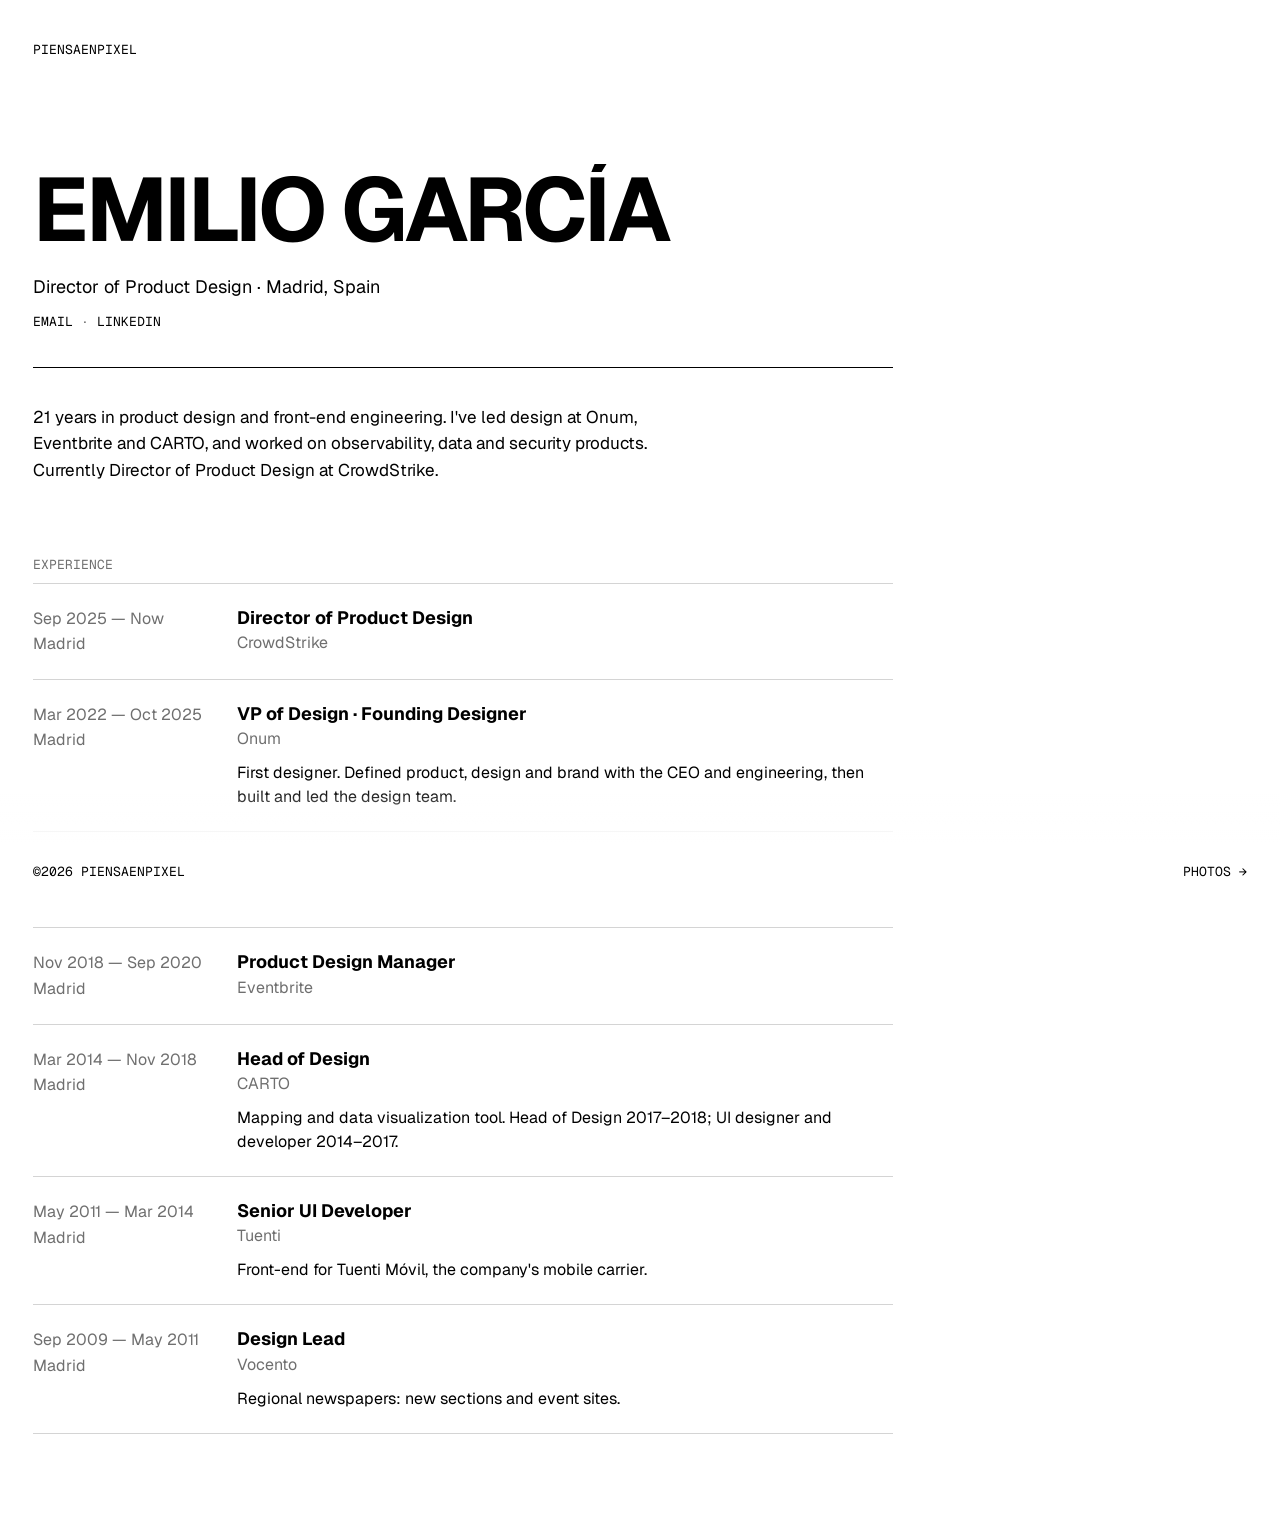
<file: index.html>
<!DOCTYPE html>
<html lang="en">
<head>
  <meta charset="utf-8">
  <meta name="viewport" content="width=device-width, initial-scale=1">
  <title>Emilio García — <p class="role fade">Director of Product Design · Madrid, Spain</p></title>
  <meta name="description" content="21 years in product design and front-end engineering. I&#x27;ve led design at Onum, Eventbrite and CARTO, and worked on observability, data and security products. Currently Director of Product Design at CrowdStrike.">
  <meta name="theme-color" content="#ffffff">
  <link rel="icon" href="photos/img/favicon.svg" type="image/svg+xml">
  <link rel="preconnect" href="https://fonts.googleapis.com">
  <link rel="preconnect" href="https://fonts.gstatic.com" crossorigin>
  <link href="https://fonts.googleapis.com/css2?family=Geist:wght@400;500;700;800&family=Geist+Mono:wght@400;500&display=swap" rel="stylesheet">
  <style>
    :root { --bg: #fff; --ink: #000; --muted: #6f6f6f; --line: #d4d4d4; --gutter: clamp(20px, 2.6vw, 40px); --bar-h: 56px; --ease: cubic-bezier(0.22, 1, 0.36, 1); }
    @media (prefers-color-scheme: dark) { :root { --bg: #121212; --ink: #e8e8e8; --muted: #8f8f8f; --line: #2c2c2c; } }
    *, *::before, *::after { box-sizing: border-box; }
    html { background: var(--bg); color: var(--ink); }
    body { margin: 0; min-height: 100svh; font-family: "Geist", "Helvetica Neue", Helvetica, Arial, sans-serif; font-size: 16px; line-height: 1.5; background: var(--bg); color: var(--ink); padding: calc(var(--gutter) * 1.2) var(--gutter) calc(var(--bar-h) + 32px); -webkit-font-smoothing: antialiased; }
    a { color: inherit; text-decoration: none; }
    .mono { font-family: "Geist Mono", "JetBrains Mono", Menlo, monospace; font-size: 13px; text-transform: uppercase; }
    .top { display: flex; justify-content: space-between; gap: 24px; }
    .top a, .bar a, .links a { position: relative; }
    .top a::after, .bar a::after, .links a::after { content: ""; position: absolute; left: 0; right: 0; bottom: -2px; height: 1px; background: currentColor; transform: scaleX(0); transform-origin: right; transition: transform 0.45s var(--ease); }
    .top a:hover::after, .bar a:hover::after, .links a:hover::after { transform: scaleX(1); transform-origin: left; }
    main { max-width: 860px; padding: clamp(56px, 12vh, 140px) 0 0; }
    h1 { margin: 0; font-weight: 700; font-size: clamp(44px, 7vw, 96px); line-height: 0.95; letter-spacing: -0.035em; text-transform: uppercase; }
    .w { display: inline-block; overflow: hidden; vertical-align: bottom; padding: 0.04em 0.04em 0.1em 0.02em; margin: -0.04em -0.04em -0.1em -0.02em; }
    .w__i { display: inline-block; transform: translateY(110%); animation: up 1s var(--ease) forwards; animation-delay: var(--d, 0ms); }
    @keyframes up { to { transform: none; } }
    .role { margin: 20px 0 0; font-size: 18px; }
    .links { margin: 12px 0 0; color: var(--muted); }
    .links a { color: var(--ink); }
    hr { border: 0; border-top: 1px solid var(--ink); margin: 36px 0; }
    .intro { max-width: 62ch; margin: 0; font-size: 17px; line-height: 1.55; }
    .exp { margin: clamp(48px, 8vh, 80px) 0 0; }
    .exp h2 { margin: 0 0 8px; font-weight: 400; color: var(--muted); }
    .job { display: grid; grid-template-columns: 180px 1fr; gap: 24px; padding: 22px 0; border-top: 1px solid var(--line); }
    .job:last-child { border-bottom: 1px solid var(--line); }
    .job__when { color: var(--muted); line-height: 1.6; }
    .job h3 { margin: 0; font-size: 18px; font-weight: 700; line-height: 1.3; }
    .job__co { margin: 2px 0 0; color: var(--muted); }
    .job__desc { margin: 10px 0 0; max-width: 60ch; }
    .fade { opacity: 0; animation: fade 1s var(--ease) forwards; }
    .fade:nth-of-type(2) { animation-delay: 0.1s; } .fade:nth-of-type(3) { animation-delay: 0.2s; } .fade:nth-of-type(4) { animation-delay: 0.3s; } .fade:nth-of-type(5) { animation-delay: 0.4s; } .fade:nth-of-type(6) { animation-delay: 0.5s; }
    @keyframes fade { to { opacity: 1; } }
    .bar { position: fixed; left: 0; right: 0; bottom: 0; height: calc(var(--bar-h) + 56px); display: flex; justify-content: space-between; align-items: flex-end; padding: 0 var(--gutter) calc((var(--bar-h) - 20px) / 2); color: var(--ink); pointer-events: none; background: linear-gradient(to top, var(--bg) 0%, var(--bg) var(--bar-h), transparent 100%); }
    .bar > * { pointer-events: auto; line-height: 20px; }
    :root[data-env="staging"] .bar span::before { content: "Staging · "; }
    @media (max-width: 640px) { .job { grid-template-columns: 1fr; gap: 6px; } }
    @media (prefers-reduced-motion: reduce) { .w__i, .fade { animation: none; transform: none; opacity: 1; } }
  </style>
</head>
<body>
  <header class="top mono">
    <a href="./">piensaenpixel</a>
  </header>
  <main>
    <h1><span class="w"><span class="w__i" style="--d:0ms">Emilio</span></span> <span class="w"><span class="w__i" style="--d:70ms">García</span></span></h1>
    <p class="role fade">Director of Product Design · Madrid, Spain</p>
    <p class="links mono fade"><a href="mailto:piensaenpixel@gmail.com">Email</a> · <a href="https://www.linkedin.com/in/piensaenpixel/" target="_blank" rel="noopener">LinkedIn</a></p>
    <hr class="fade">
    <p class="intro fade">21 years in product design and front-end engineering. I&#x27;ve led design at Onum, Eventbrite and CARTO, and worked on observability, data and security products. Currently Director of Product Design at CrowdStrike.</p>
    <section class="exp fade"><h2 class="mono">Experience</h2><article class="job"><div class="job__when">Sep 2025 — Now<br>Madrid</div><div class="job__what"><h3>Director of Product Design</h3><p class="job__co">CrowdStrike</p></div></article><article class="job"><div class="job__when">Mar 2022 — Oct 2025<br>Madrid</div><div class="job__what"><h3>VP of Design · Founding Designer</h3><p class="job__co">Onum</p><p class="job__desc">First designer. Defined product, design and brand with the CEO and engineering, then built and led the design team.</p></div></article><article class="job"><div class="job__when">Sep 2020 — Sep 2023<br>Remote</div><div class="job__what"><h3>Principal Product Designer</h3><p class="job__co">New Relic</p></div></article><article class="job"><div class="job__when">Nov 2018 — Sep 2020<br>Madrid</div><div class="job__what"><h3>Product Design Manager</h3><p class="job__co">Eventbrite</p></div></article><article class="job"><div class="job__when">Mar 2014 — Nov 2018<br>Madrid</div><div class="job__what"><h3>Head of Design</h3><p class="job__co">CARTO</p><p class="job__desc">Mapping and data visualization tool. Head of Design 2017–2018; UI designer and developer 2014–2017.</p></div></article><article class="job"><div class="job__when">May 2011 — Mar 2014<br>Madrid</div><div class="job__what"><h3>Senior UI Developer</h3><p class="job__co">Tuenti</p><p class="job__desc">Front-end for Tuenti Móvil, the company&#x27;s mobile carrier.</p></div></article><article class="job"><div class="job__when">Sep 2009 — May 2011<br>Madrid</div><div class="job__what"><h3>Design Lead</h3><p class="job__co">Vocento</p><p class="job__desc">Regional newspapers: new sections and event sites.</p></div></article></section>
  </main>
  <div class="bar mono"><span>©2026 piensaenpixel</span><a href="photos/">Photos →</a></div>
</body>
</html>
</file>
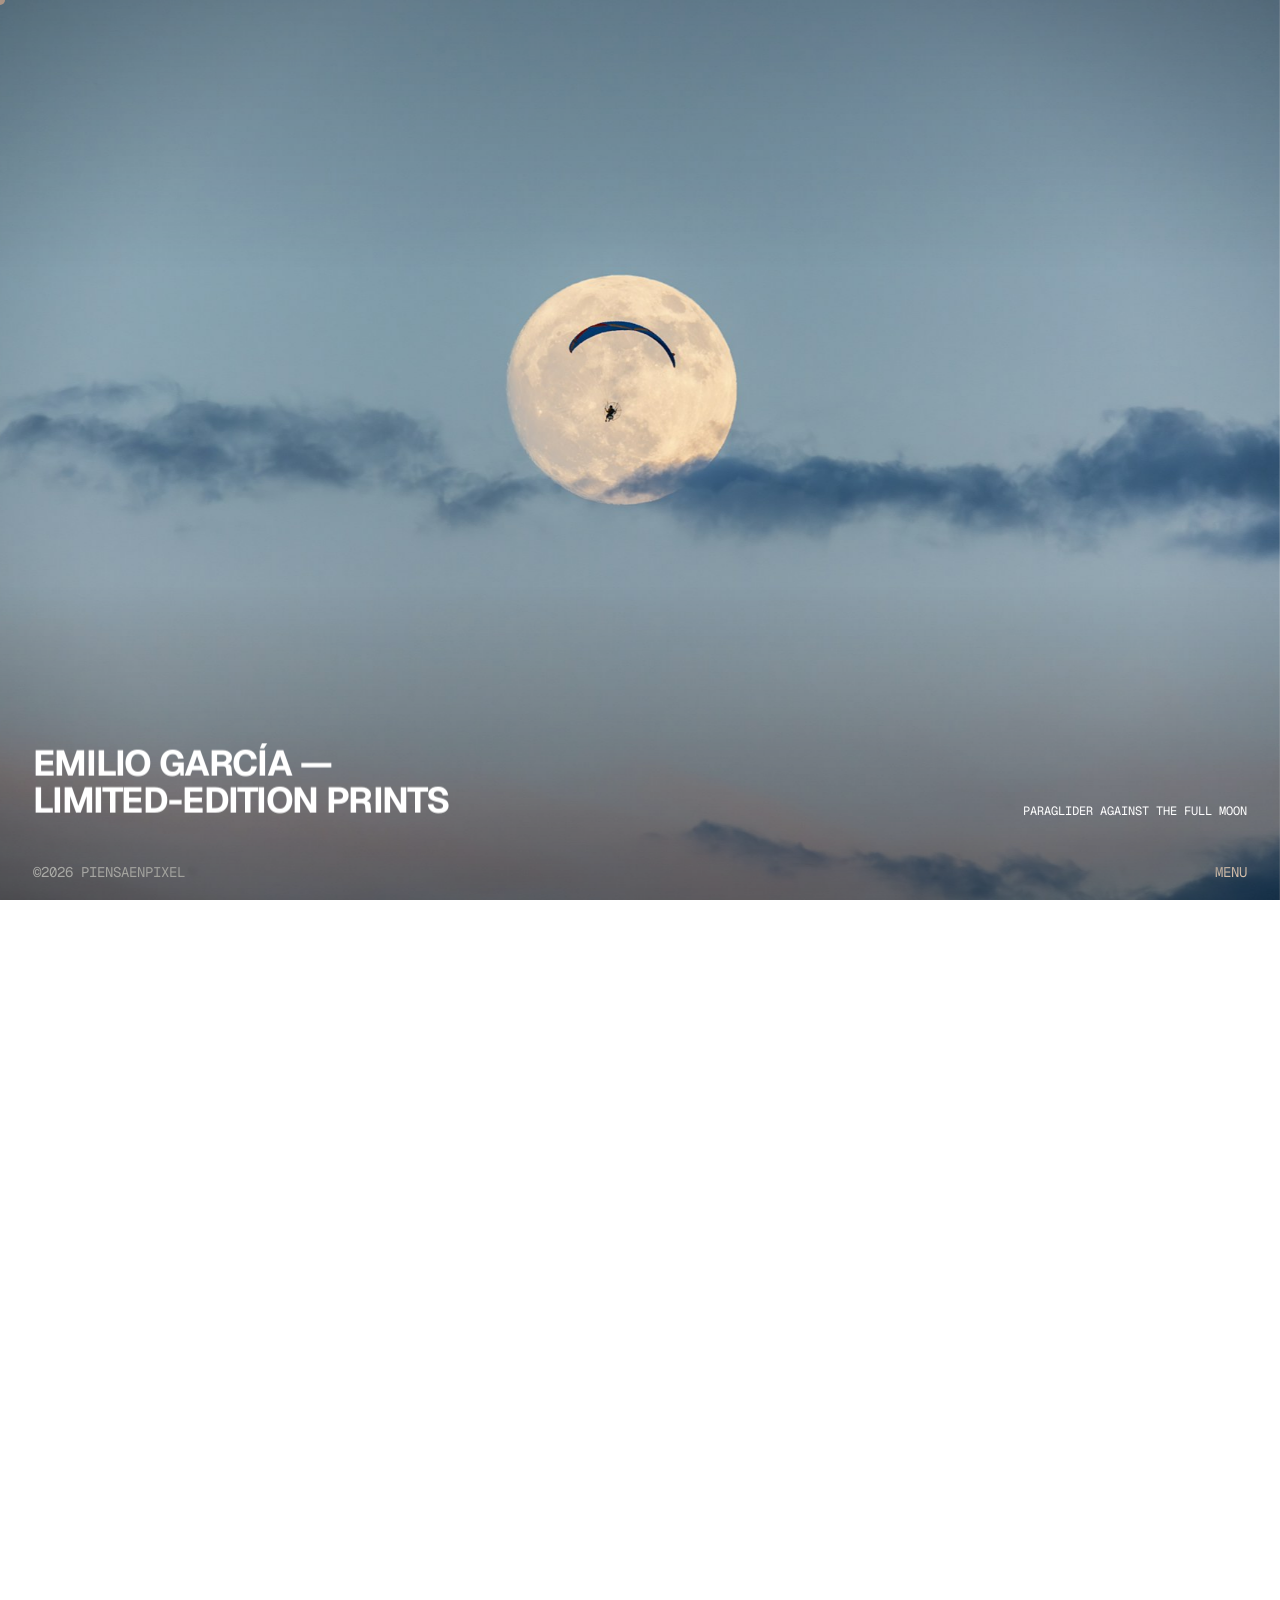
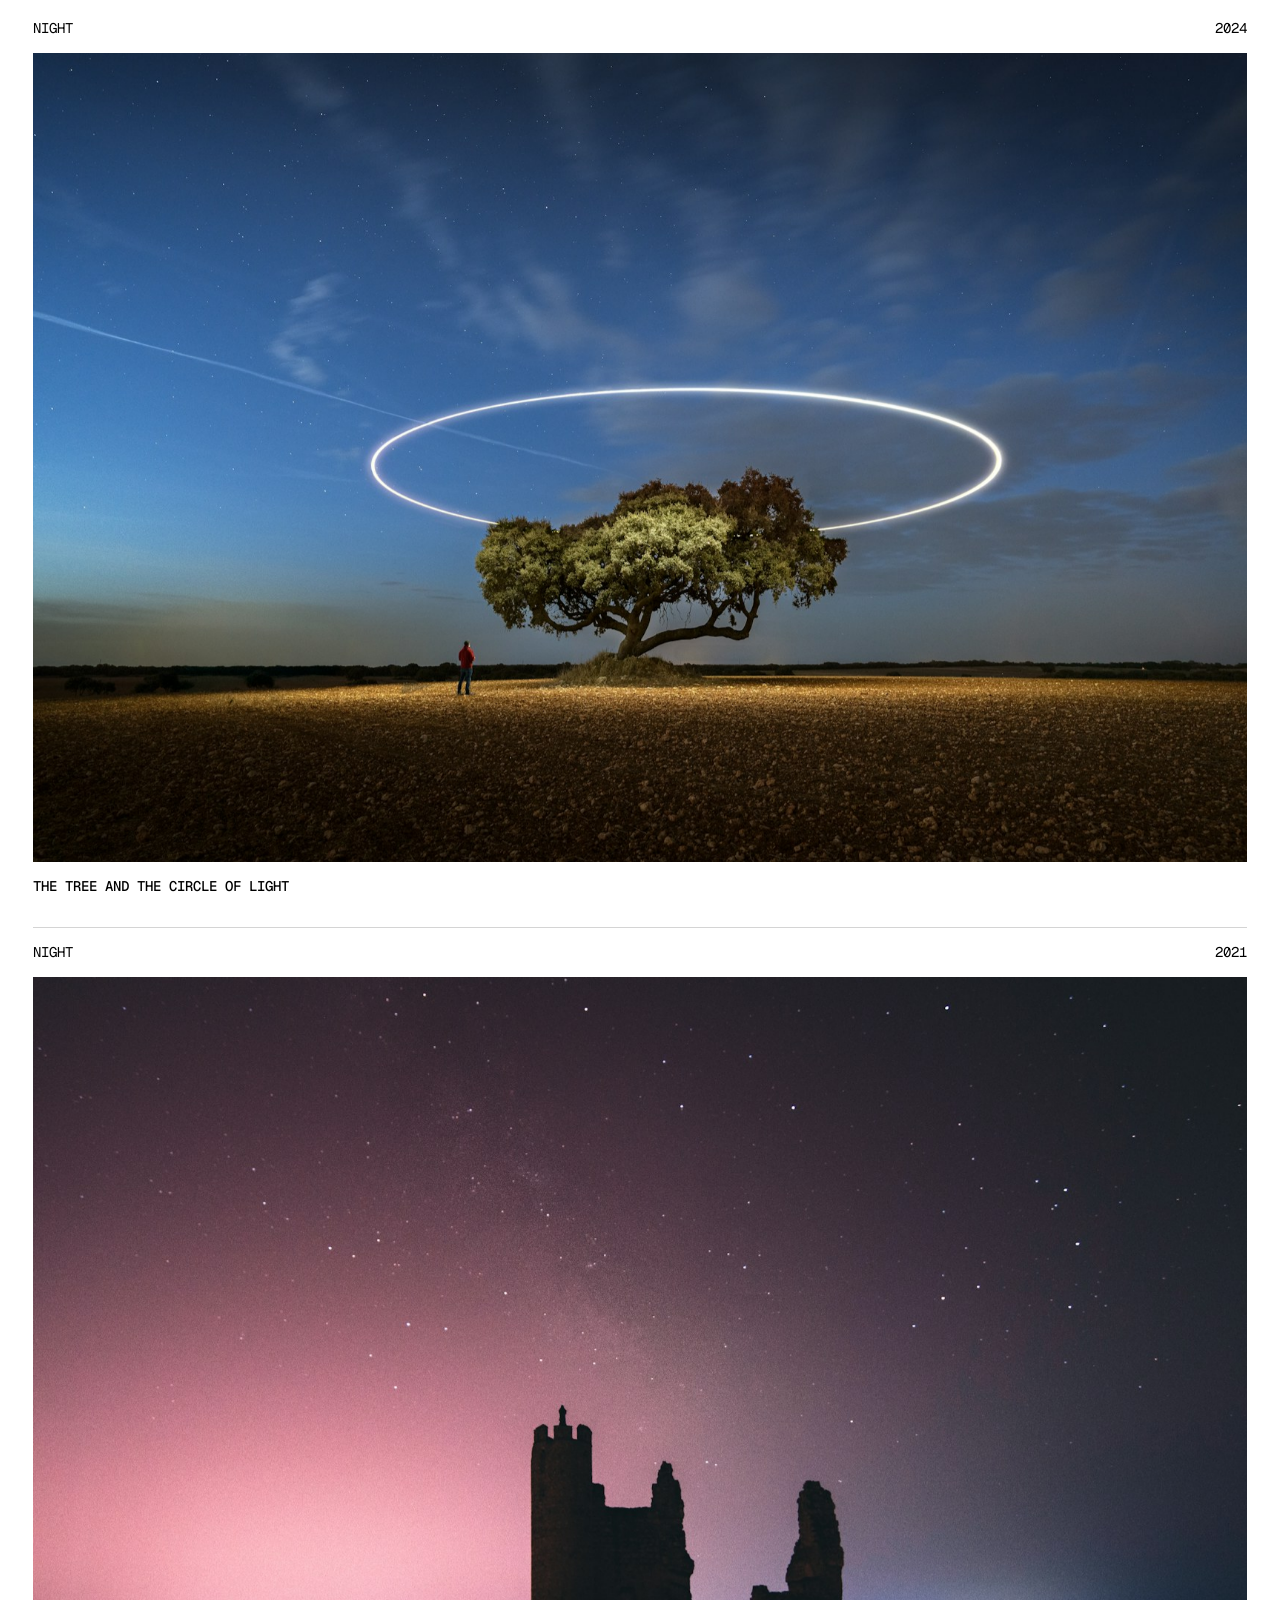
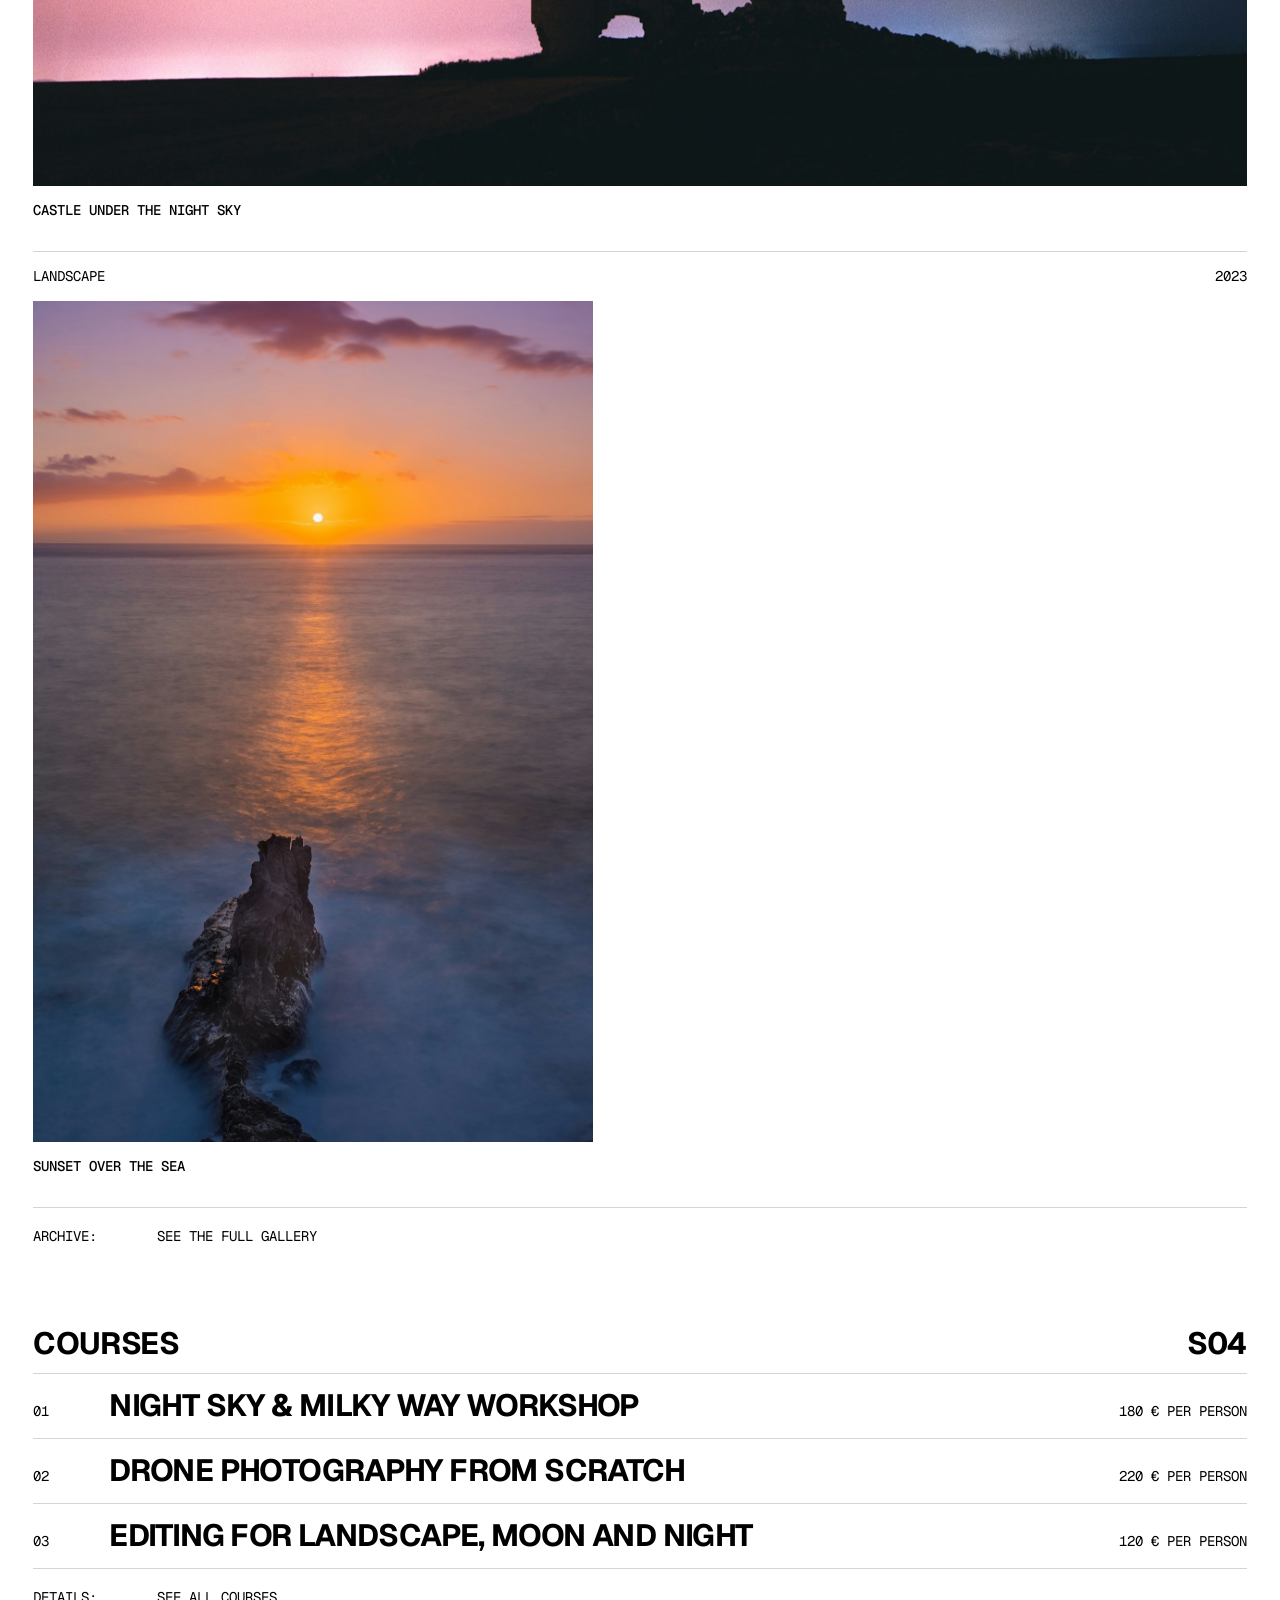
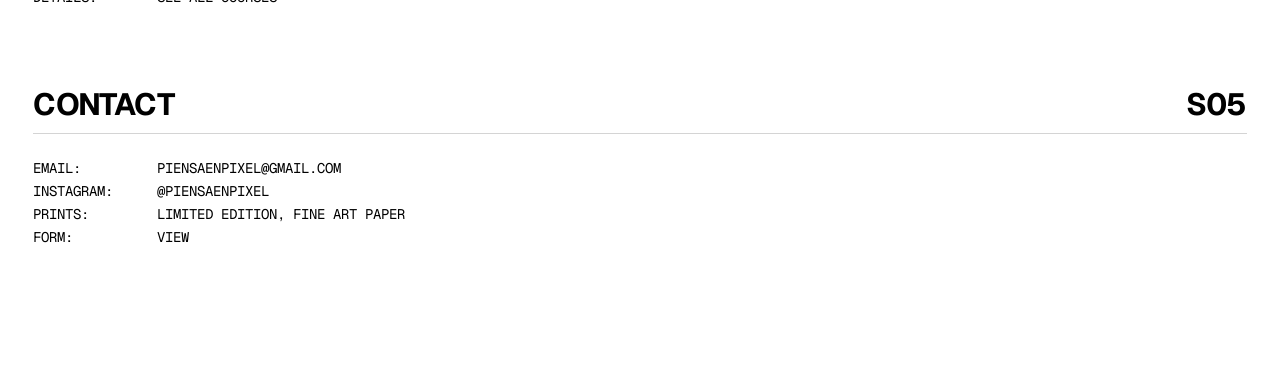
<file: photos/index.html>
<!DOCTYPE html>
<html lang="en">
<head>
  <meta charset="utf-8">
  <meta name="viewport" content="width=device-width, initial-scale=1">
  <title>piensaenpixel — Photography</title>
  <meta name="description" content="Landscape, moon, drone and night photography. Limited-edition prints available.">
  <meta name="theme-color" content="#ffffff">
  <meta property="og:title" content="piensaenpixel — Photography">
  <meta property="og:description" content="Landscape, moon, drone and night photography.">
  <meta property="og:image" content="img/fotos/paisaje_1.jpg">
  <link rel="icon" href="img/favicon.svg" type="image/svg+xml">
  <link rel="preconnect" href="https://fonts.googleapis.com">
  <link rel="preconnect" href="https://fonts.gstatic.com" crossorigin>
  <link href="https://fonts.googleapis.com/css2?family=Geist:wght@500;700;800&family=Geist+Mono:wght@400;500&display=swap" rel="stylesheet">
  <script>
    (function () {
      try {
        var t = localStorage.getItem("theme");
        if (t === "light" || t === "dark") document.documentElement.setAttribute("data-theme", t);
      } catch (e) {}
    })();
  </script>
  <link rel="stylesheet" href="css/style.css?v=59e71273">
</head>
<body>
  <div class="loader" id="loader" aria-hidden="true">
    <p class="loader__name"><span>piensaenpixel</span></p>
    <p class="loader__sub"><span>Photography — Madrid</span></p>
    <div class="loader__bar"><i></i></div>
  </div>
  <div class="cursor" id="cursor" aria-hidden="true"><span class="cursor__label" id="cursor-label"></span></div>

  <main id="app" class="app" tabindex="-1"></main>

  <div class="bar" id="bar">
    <a class="bar__brand" href="../">©<span id="year"></span> piensaenpixel</a>
    <button class="bar__menu" id="menu-btn" aria-expanded="false" aria-controls="menu"><span data-open>Menu</span><span data-close hidden>Close</span></button>
  </div>

  <div class="menu" id="menu" hidden>
    <nav class="menu__nav" aria-label="Menu">
      <a href="#/"><small>S00</small>Home</a>
      <a href="#/gallery/landscape"><small>S01</small>Landscape</a>
      <a href="#/gallery/moon"><small>S02</small>Moon</a>
      <a href="#/gallery/drone"><small>S03</small>Drone</a>
      <a href="#/gallery/night"><small>S04</small>Night</a>
      <a href="#/about"><small>S05</small>About</a>
      <a href="#/courses"><small>S06</small>Courses</a>
      <a href="#/contact"><small>S07</small>Contact</a>
    </nav>
    <div class="menu__foot">
      <div class="menu__row"><span>Home:</span><span><a href="../">piensaenpixel.es</a></span></div>
      <div class="menu__row"><span>Social:</span><span><a href="https://www.instagram.com/piensaenpixel/" target="_blank" rel="noopener">Instagram</a><br><a href="https://unsplash.com/@piensaenpixel" target="_blank" rel="noopener">Unsplash</a></span></div>
      <div class="menu__row menu__row--theme"><span>Theme:</span><button class="menu__theme" id="theme-btn" type="button"><span data-theme-label>Light</span></button></div>
    </div>
  </div>

  <noscript><p class="noscript">This site needs JavaScript to show the gallery.</p></noscript>

  <script src="js/data.js?v=59e71273"></script>
  <script src="js/app.js?v=59e71273"></script>
</body>
</html>
</file>
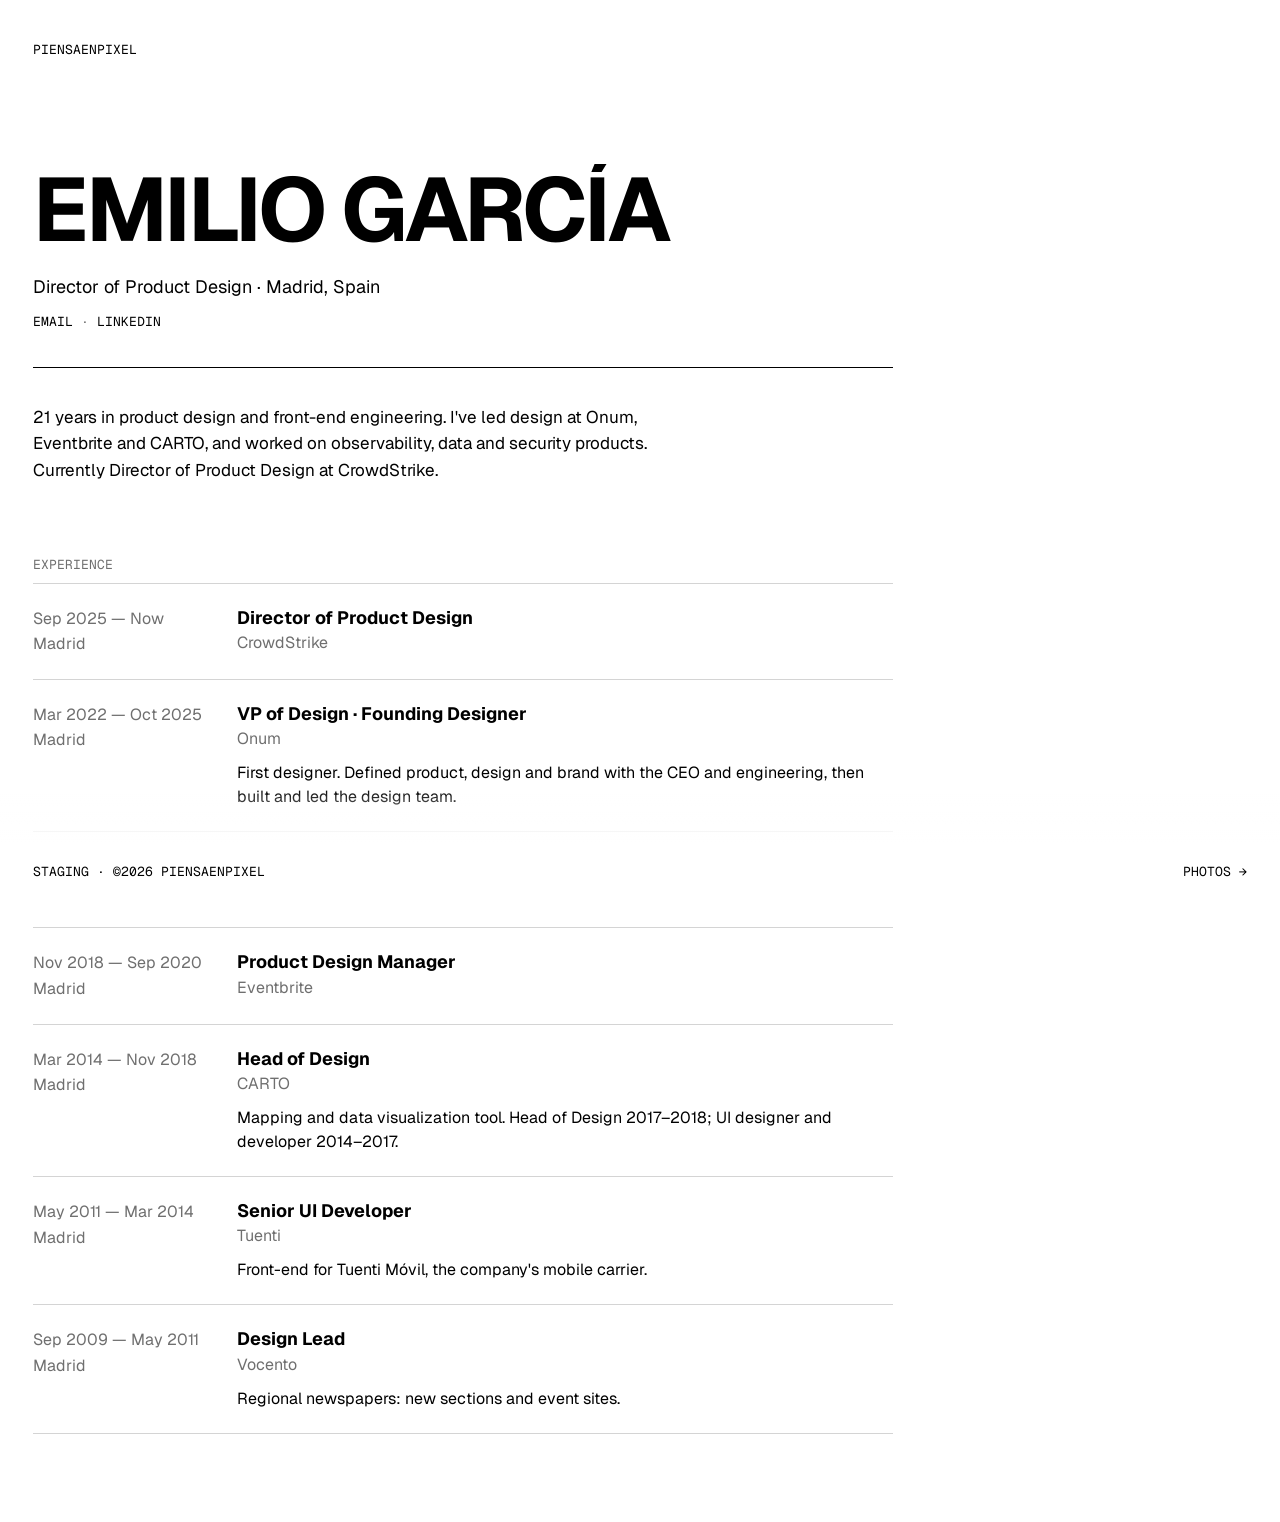
<file: staging/index.html>
<!DOCTYPE html>
<html lang="en" data-env="staging">
<head>
  <meta charset="utf-8">
  <meta name="viewport" content="width=device-width, initial-scale=1">
  <title>Emilio García — <p class="role fade">Director of Product Design · Madrid, Spain</p></title>
  <meta name="description" content="21 years in product design and front-end engineering. I&#x27;ve led design at Onum, Eventbrite and CARTO, and worked on observability, data and security products. Currently Director of Product Design at CrowdStrike.">
  <meta name="theme-color" content="#ffffff">
  <meta name="robots" content="noindex, nofollow">
  <link rel="icon" href="photos/img/favicon.svg" type="image/svg+xml">
  <link rel="preconnect" href="https://fonts.googleapis.com">
  <link rel="preconnect" href="https://fonts.gstatic.com" crossorigin>
  <link href="https://fonts.googleapis.com/css2?family=Geist:wght@400;500;700;800&family=Geist+Mono:wght@400;500&display=swap" rel="stylesheet">
  <style>
    :root { --bg: #fff; --ink: #000; --muted: #6f6f6f; --line: #d4d4d4; --gutter: clamp(20px, 2.6vw, 40px); --bar-h: 56px; --ease: cubic-bezier(0.22, 1, 0.36, 1); }
    @media (prefers-color-scheme: dark) { :root { --bg: #121212; --ink: #e8e8e8; --muted: #8f8f8f; --line: #2c2c2c; } }
    *, *::before, *::after { box-sizing: border-box; }
    html { background: var(--bg); color: var(--ink); }
    body { margin: 0; min-height: 100svh; font-family: "Geist", "Helvetica Neue", Helvetica, Arial, sans-serif; font-size: 16px; line-height: 1.5; background: var(--bg); color: var(--ink); padding: calc(var(--gutter) * 1.2) var(--gutter) calc(var(--bar-h) + 32px); -webkit-font-smoothing: antialiased; }
    a { color: inherit; text-decoration: none; }
    .mono { font-family: "Geist Mono", "JetBrains Mono", Menlo, monospace; font-size: 13px; text-transform: uppercase; }
    .top { display: flex; justify-content: space-between; gap: 24px; }
    .top a, .bar a, .links a { position: relative; }
    .top a::after, .bar a::after, .links a::after { content: ""; position: absolute; left: 0; right: 0; bottom: -2px; height: 1px; background: currentColor; transform: scaleX(0); transform-origin: right; transition: transform 0.45s var(--ease); }
    .top a:hover::after, .bar a:hover::after, .links a:hover::after { transform: scaleX(1); transform-origin: left; }
    main { max-width: 860px; padding: clamp(56px, 12vh, 140px) 0 0; }
    h1 { margin: 0; font-weight: 700; font-size: clamp(44px, 7vw, 96px); line-height: 0.95; letter-spacing: -0.035em; text-transform: uppercase; }
    .w { display: inline-block; overflow: hidden; vertical-align: bottom; padding: 0.04em 0.04em 0.1em 0.02em; margin: -0.04em -0.04em -0.1em -0.02em; }
    .w__i { display: inline-block; transform: translateY(110%); animation: up 1s var(--ease) forwards; animation-delay: var(--d, 0ms); }
    @keyframes up { to { transform: none; } }
    .role { margin: 20px 0 0; font-size: 18px; }
    .links { margin: 12px 0 0; color: var(--muted); }
    .links a { color: var(--ink); }
    hr { border: 0; border-top: 1px solid var(--ink); margin: 36px 0; }
    .intro { max-width: 62ch; margin: 0; font-size: 17px; line-height: 1.55; }
    .exp { margin: clamp(48px, 8vh, 80px) 0 0; }
    .exp h2 { margin: 0 0 8px; font-weight: 400; color: var(--muted); }
    .job { display: grid; grid-template-columns: 180px 1fr; gap: 24px; padding: 22px 0; border-top: 1px solid var(--line); }
    .job:last-child { border-bottom: 1px solid var(--line); }
    .job__when { color: var(--muted); line-height: 1.6; }
    .job h3 { margin: 0; font-size: 18px; font-weight: 700; line-height: 1.3; }
    .job__co { margin: 2px 0 0; color: var(--muted); }
    .job__desc { margin: 10px 0 0; max-width: 60ch; }
    .fade { opacity: 0; animation: fade 1s var(--ease) forwards; }
    .fade:nth-of-type(2) { animation-delay: 0.1s; } .fade:nth-of-type(3) { animation-delay: 0.2s; } .fade:nth-of-type(4) { animation-delay: 0.3s; } .fade:nth-of-type(5) { animation-delay: 0.4s; } .fade:nth-of-type(6) { animation-delay: 0.5s; }
    @keyframes fade { to { opacity: 1; } }
    .bar { position: fixed; left: 0; right: 0; bottom: 0; height: calc(var(--bar-h) + 56px); display: flex; justify-content: space-between; align-items: flex-end; padding: 0 var(--gutter) calc((var(--bar-h) - 20px) / 2); color: var(--ink); pointer-events: none; background: linear-gradient(to top, var(--bg) 0%, var(--bg) var(--bar-h), transparent 100%); }
    .bar > * { pointer-events: auto; line-height: 20px; }
    :root[data-env="staging"] .bar span::before { content: "Staging · "; }
    @media (max-width: 640px) { .job { grid-template-columns: 1fr; gap: 6px; } }
    @media (prefers-reduced-motion: reduce) { .w__i, .fade { animation: none; transform: none; opacity: 1; } }
  </style>
</head>
<body>
  <header class="top mono">
    <a href="./">piensaenpixel</a>
  </header>
  <main>
    <h1><span class="w"><span class="w__i" style="--d:0ms">Emilio</span></span> <span class="w"><span class="w__i" style="--d:70ms">García</span></span></h1>
    <p class="role fade">Director of Product Design · Madrid, Spain</p>
    <p class="links mono fade"><a href="mailto:piensaenpixel@gmail.com">Email</a> · <a href="https://www.linkedin.com/in/piensaenpixel/" target="_blank" rel="noopener">LinkedIn</a></p>
    <hr class="fade">
    <p class="intro fade">21 years in product design and front-end engineering. I&#x27;ve led design at Onum, Eventbrite and CARTO, and worked on observability, data and security products. Currently Director of Product Design at CrowdStrike.</p>
    <section class="exp fade"><h2 class="mono">Experience</h2><article class="job"><div class="job__when">Sep 2025 — Now<br>Madrid</div><div class="job__what"><h3>Director of Product Design</h3><p class="job__co">CrowdStrike</p></div></article><article class="job"><div class="job__when">Mar 2022 — Oct 2025<br>Madrid</div><div class="job__what"><h3>VP of Design · Founding Designer</h3><p class="job__co">Onum</p><p class="job__desc">First designer. Defined product, design and brand with the CEO and engineering, then built and led the design team.</p></div></article><article class="job"><div class="job__when">Sep 2020 — Sep 2023<br>Remote</div><div class="job__what"><h3>Principal Product Designer</h3><p class="job__co">New Relic</p></div></article><article class="job"><div class="job__when">Nov 2018 — Sep 2020<br>Madrid</div><div class="job__what"><h3>Product Design Manager</h3><p class="job__co">Eventbrite</p></div></article><article class="job"><div class="job__when">Mar 2014 — Nov 2018<br>Madrid</div><div class="job__what"><h3>Head of Design</h3><p class="job__co">CARTO</p><p class="job__desc">Mapping and data visualization tool. Head of Design 2017–2018; UI designer and developer 2014–2017.</p></div></article><article class="job"><div class="job__when">May 2011 — Mar 2014<br>Madrid</div><div class="job__what"><h3>Senior UI Developer</h3><p class="job__co">Tuenti</p><p class="job__desc">Front-end for Tuenti Móvil, the company&#x27;s mobile carrier.</p></div></article><article class="job"><div class="job__when">Sep 2009 — May 2011<br>Madrid</div><div class="job__what"><h3>Design Lead</h3><p class="job__co">Vocento</p><p class="job__desc">Regional newspapers: new sections and event sites.</p></div></article></section>
  </main>
  <div class="bar mono"><span>©2026 piensaenpixel</span><a href="photos/">Photos →</a></div>
</body>
</html>
</file>
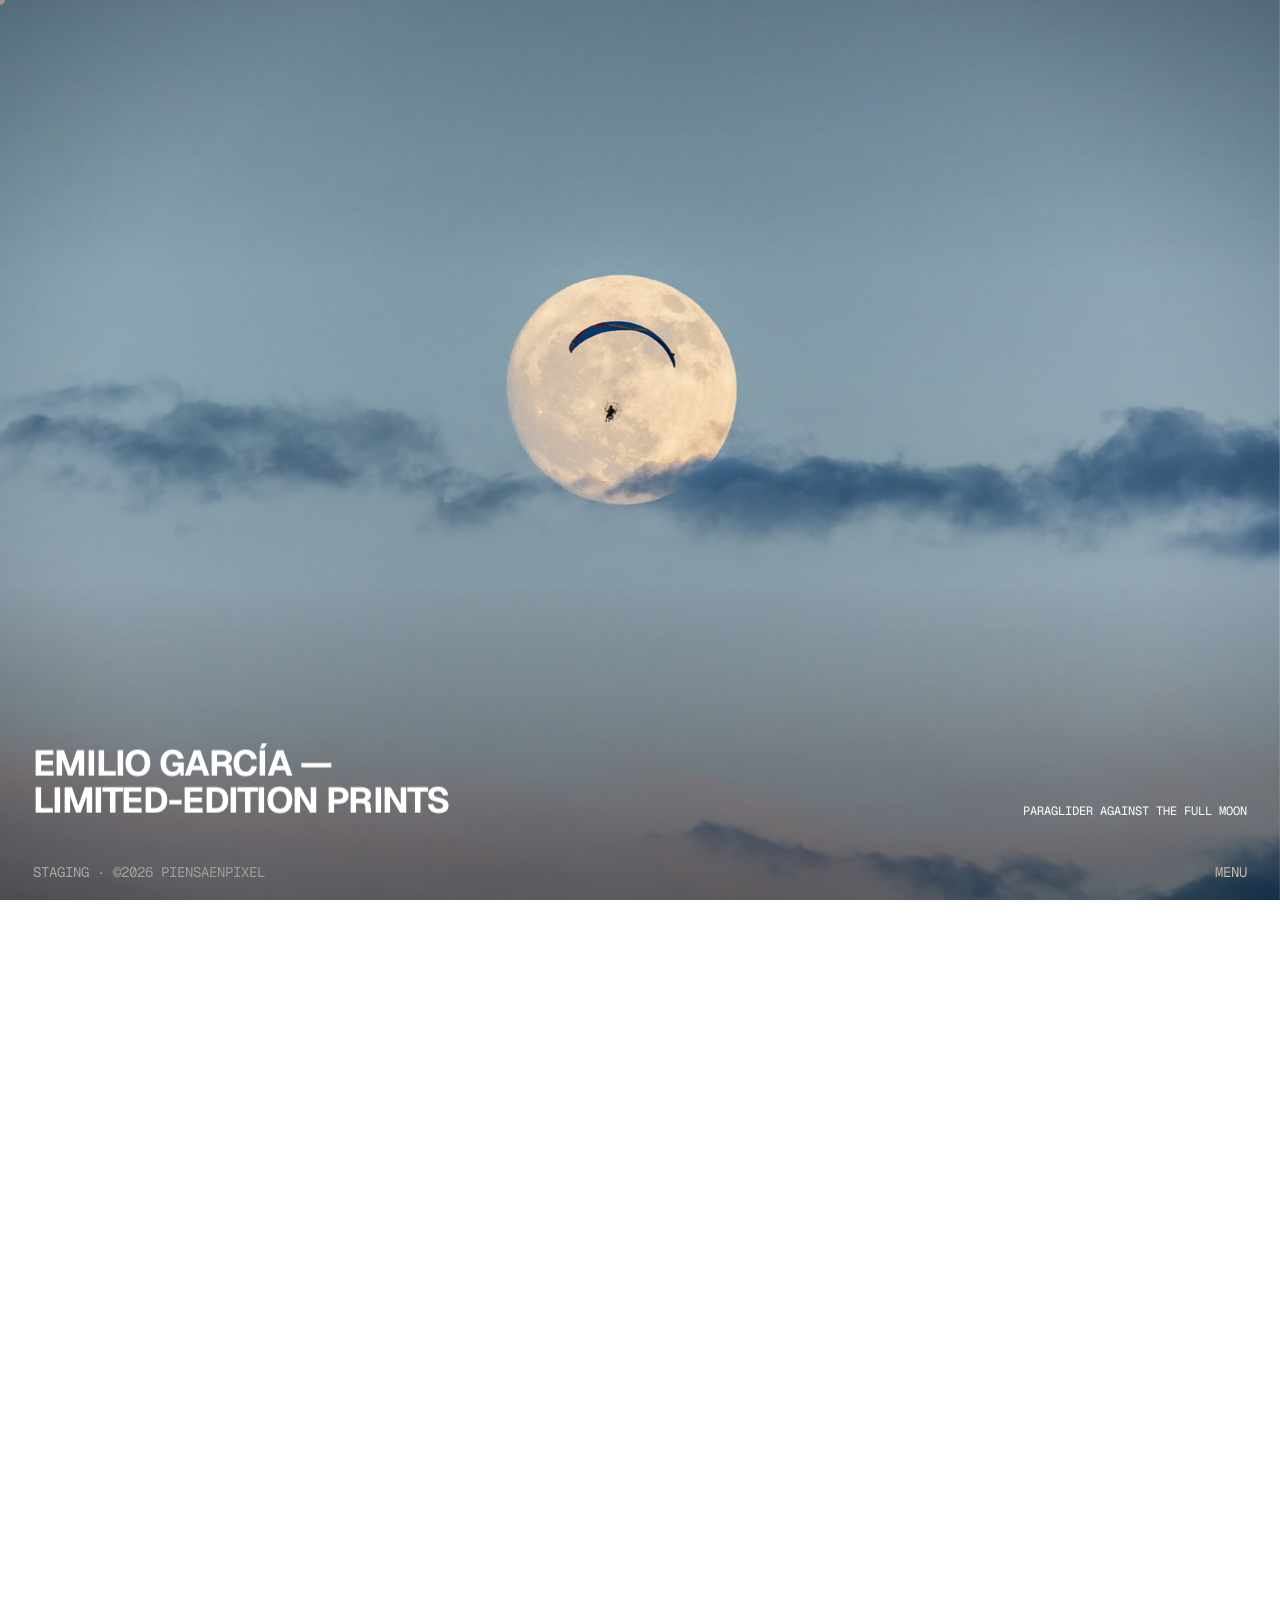
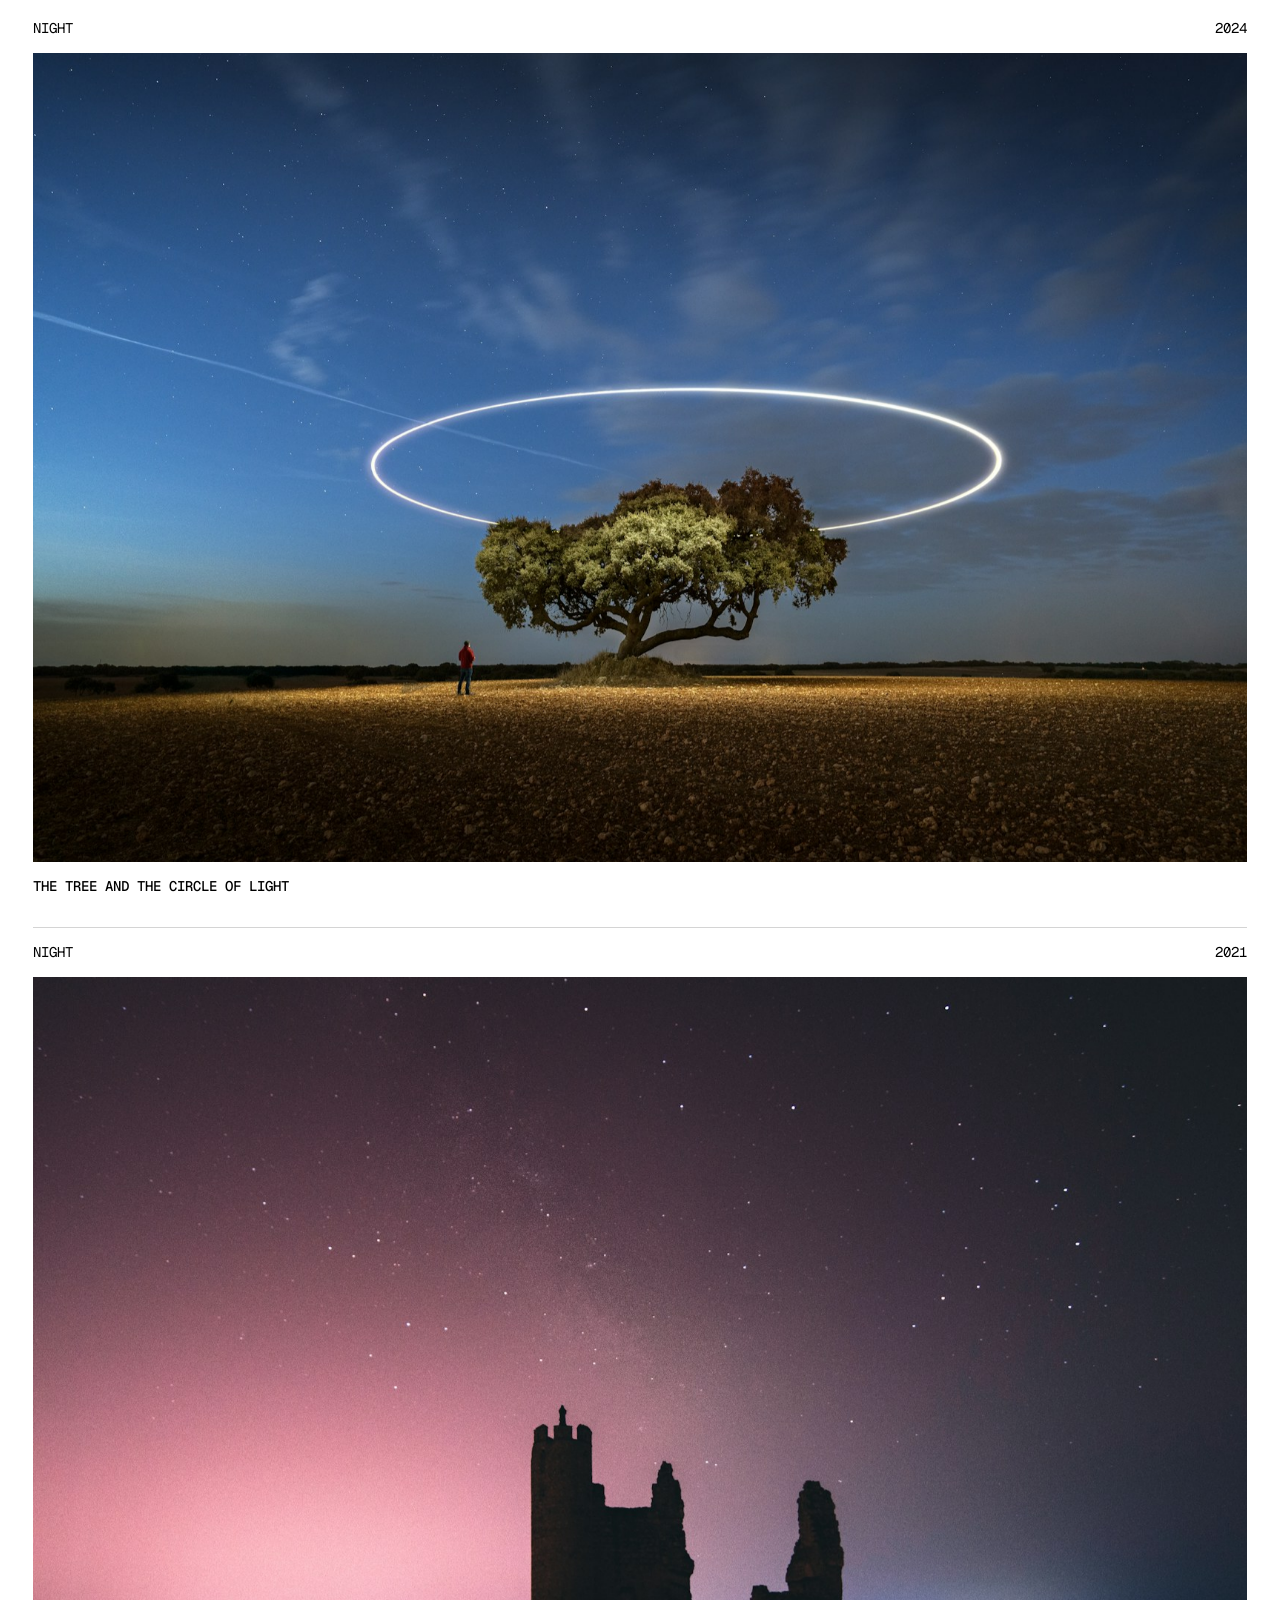
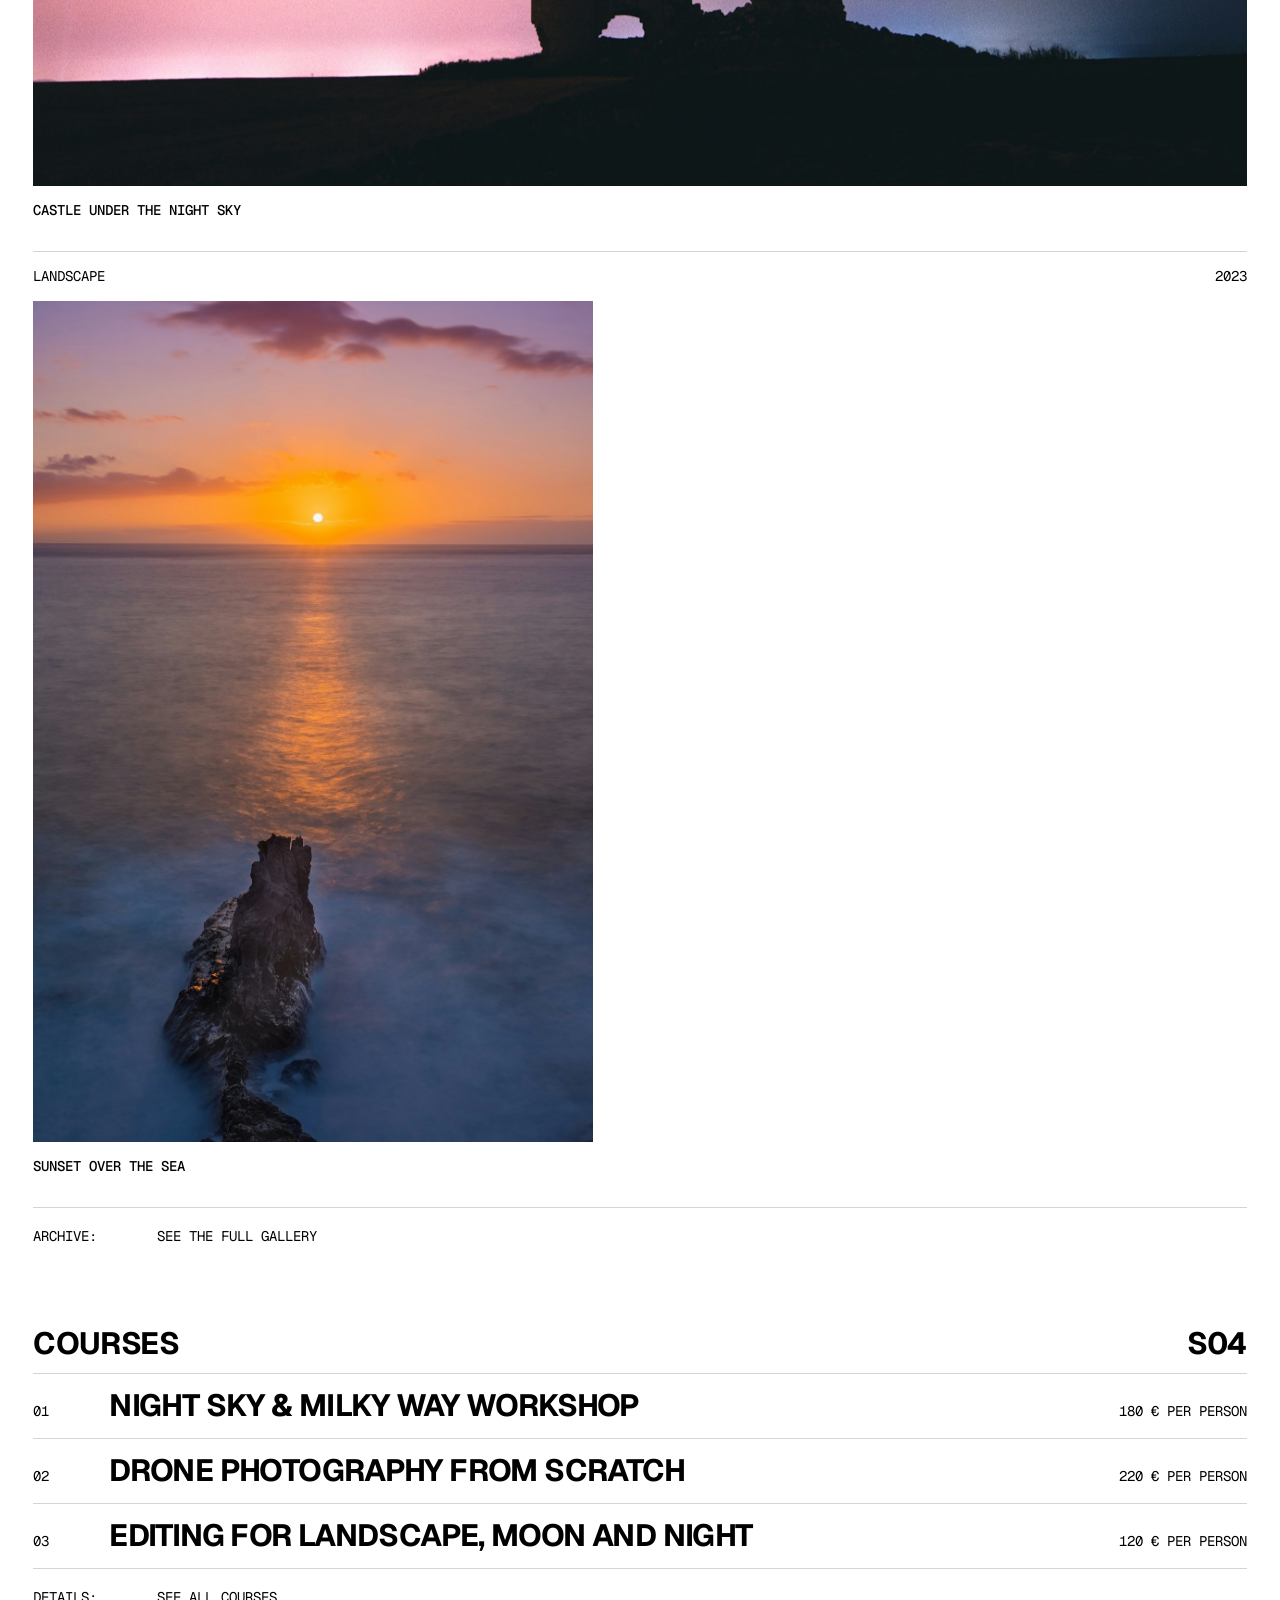
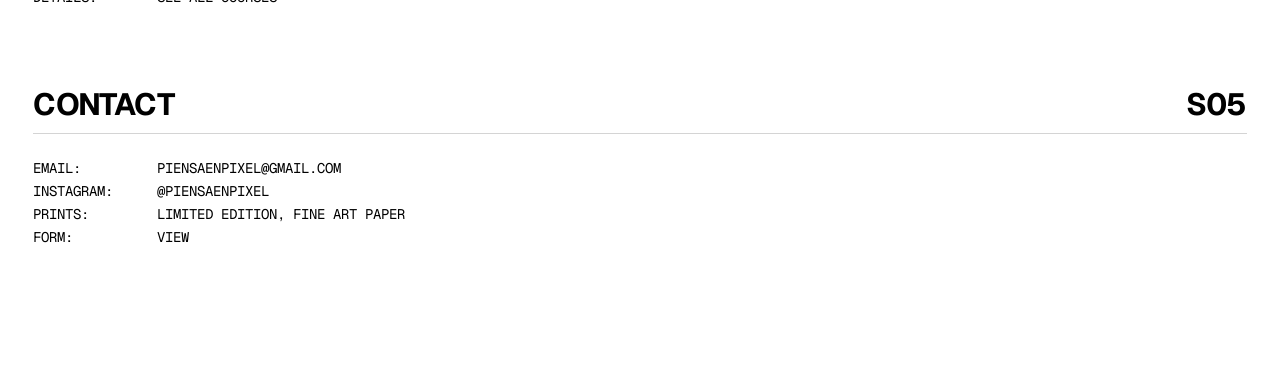
<file: staging/photos/index.html>
<!DOCTYPE html>
<html lang="en" data-env="staging">
<head>
  <meta charset="utf-8">
  <meta name="viewport" content="width=device-width, initial-scale=1">
  <title>piensaenpixel — Photography</title>
  <meta name="description" content="Landscape, moon, drone and night photography. Limited-edition prints available.">
  <meta name="theme-color" content="#ffffff">
  <meta property="og:title" content="piensaenpixel — Photography">
  <meta property="og:description" content="Landscape, moon, drone and night photography.">
  <meta property="og:image" content="img/fotos/paisaje_1.jpg">
  <link rel="icon" href="img/favicon.svg" type="image/svg+xml">
  <link rel="preconnect" href="https://fonts.googleapis.com">
  <link rel="preconnect" href="https://fonts.gstatic.com" crossorigin>
  <link href="https://fonts.googleapis.com/css2?family=Geist:wght@500;700;800&family=Geist+Mono:wght@400;500&display=swap" rel="stylesheet">
  <script>
    (function () {
      try {
        var t = localStorage.getItem("theme");
        if (t === "light" || t === "dark") document.documentElement.setAttribute("data-theme", t);
      } catch (e) {}
    })();
  </script>
  <link rel="stylesheet" href="css/style.css?v=59e71273">
  <meta name="robots" content="noindex, nofollow">
</head>
<body>
  <div class="loader" id="loader" aria-hidden="true">
    <p class="loader__name"><span>piensaenpixel</span></p>
    <p class="loader__sub"><span>Photography — Madrid</span></p>
    <div class="loader__bar"><i></i></div>
  </div>
  <div class="cursor" id="cursor" aria-hidden="true"><span class="cursor__label" id="cursor-label"></span></div>

  <main id="app" class="app" tabindex="-1"></main>

  <div class="bar" id="bar">
    <a class="bar__brand" href="../">©<span id="year"></span> piensaenpixel</a>
    <button class="bar__menu" id="menu-btn" aria-expanded="false" aria-controls="menu"><span data-open>Menu</span><span data-close hidden>Close</span></button>
  </div>

  <div class="menu" id="menu" hidden>
    <nav class="menu__nav" aria-label="Menu">
      <a href="#/"><small>S00</small>Home</a>
      <a href="#/gallery/landscape"><small>S01</small>Landscape</a>
      <a href="#/gallery/moon"><small>S02</small>Moon</a>
      <a href="#/gallery/drone"><small>S03</small>Drone</a>
      <a href="#/gallery/night"><small>S04</small>Night</a>
      <a href="#/about"><small>S05</small>About</a>
      <a href="#/courses"><small>S06</small>Courses</a>
      <a href="#/contact"><small>S07</small>Contact</a>
    </nav>
    <div class="menu__foot">
      <div class="menu__row"><span>Home:</span><span><a href="../">piensaenpixel.es</a></span></div>
      <div class="menu__row"><span>Social:</span><span><a href="https://www.instagram.com/piensaenpixel/" target="_blank" rel="noopener">Instagram</a><br><a href="https://unsplash.com/@piensaenpixel" target="_blank" rel="noopener">Unsplash</a></span></div>
      <div class="menu__row menu__row--theme"><span>Theme:</span><button class="menu__theme" id="theme-btn" type="button"><span data-theme-label>Light</span></button></div>
    </div>
  </div>

  <noscript><p class="noscript">This site needs JavaScript to show the gallery.</p></noscript>

  <script src="js/data.js?v=59e71273"></script>
  <script src="js/app.js?v=59e71273"></script>
</body>
</html>
</file>
<file: photos/css/style.css>
/* =====================================================================
   PIENSA EN PIXEL — hoja de estilos
   Blanco y negro. Geist (negrita, mayúsculas) para títulos y
   Geist Mono (mayúsculas) para todo lo demás. Sin adornos.
   ===================================================================== */

:root {
  --bg: #ffffff;
  --ink: #000000;
  --muted: #8a8a8a;
  --line: #d4d4d4;
  --fill: #e4e4e4;
  --stage: #f1f1f1;
  --shadow: none;
  color-scheme: light;

  --sans: "Geist", "Helvetica Neue", Helvetica, Arial, sans-serif;
  --mono: "Geist Mono", "JetBrains Mono", "SFMono-Regular", Menlo, monospace;

  --gutter: clamp(20px, 2.6vw, 40px);
  --bar-h: 56px;
  --ease: cubic-bezier(0.22, 1, 0.36, 1);
  --ease-in-out: cubic-bezier(0.65, 0, 0.35, 1);
}
:root[data-theme="dark"] {
  /* Dark mode: dark grey instead of pure black, off-white text (less contrast fatigue). */
  --bg: #121212;
  --ink: #e8e8e8;
  --muted: #8f8f8f;
  --line: #2c2c2c;
  --fill: #1f1f1f;
  --stage: #1a1a1a;
  color-scheme: dark;
}

*, *::before, *::after { box-sizing: border-box; }
html { background: var(--bg); color: var(--ink); -webkit-text-size-adjust: 100%; }
html.theme-switching, html.theme-switching * { transition: background-color 0.4s ease, color 0.4s ease, border-color 0.4s ease !important; }

body {
  margin: 0;
  font-family: var(--mono);
  font-weight: 400;
  font-size: 14px;
  line-height: 1.5;
  text-transform: uppercase;
  letter-spacing: 0;
  background: var(--bg);
  color: var(--ink);
  min-height: 100vh;
  padding-bottom: var(--bar-h);
  overflow-x: hidden;
  -webkit-font-smoothing: antialiased;
}
body.menu-open { overflow: hidden; }

img { display: block; max-width: 100%; height: auto; }
a { color: inherit; text-decoration: none; }
button { font: inherit; color: inherit; background: none; border: 0; padding: 0; cursor: pointer; text-transform: inherit; }
h1, h2, h3, p, dl, dd, dt { margin: 0; }
::selection { background: var(--ink); color: var(--bg); }
:focus-visible { outline: 1px solid var(--ink); outline-offset: 3px; }

/* ------------------------------------------------------------ tipografía */
.t-display {
  font-family: var(--sans);
  font-weight: 700;
  font-size: clamp(52px, 9.5vw, 150px);
  line-height: 0.92;
  letter-spacing: -0.035em;
  text-transform: uppercase;
}
.t-section {
  font-family: var(--sans);
  font-weight: 700;
  font-size: clamp(22px, 2.4vw, 34px);
  line-height: 1;
  letter-spacing: -0.02em;
  text-transform: uppercase;
}
.t-hero {
  font-family: var(--sans);
  font-weight: 700;
  font-size: clamp(22px, 2.8vw, 40px);
  line-height: 1.05;
  letter-spacing: -0.02em;
  text-transform: uppercase;
}
.t-muted { color: var(--muted); }
.link {
  position: relative;
  display: inline-block;
}
.link::after {
  content: "";
  position: absolute; left: 0; right: 0; bottom: -1px;
  height: 1px; background: currentColor;
  transform: scaleX(0); transform-origin: right;
  transition: transform 0.45s var(--ease);
}
.link:hover::after { transform: scaleX(1); transform-origin: left; }

/* --------------------------------------------------------------- layout */
.wrap { padding-inline: var(--gutter); }
.app { min-height: 100vh; }

.section { padding: clamp(56px, 9vh, 110px) var(--gutter) 0; }
.section__head {
  display: flex; justify-content: space-between; align-items: baseline;
  padding-bottom: 14px;
  border-bottom: 1px solid var(--line);
}
.section__body { padding-top: 24px; }
.section__body:has(> .series), .section__body:has(> .works) { padding-top: 0; }
.section__body > .series, .section__body > .works { border-top: 0; }

/* Tabla de datos etiqueta / valor */
.meta { display: grid; grid-template-columns: max-content 1fr; column-gap: 24px; row-gap: 2px; }
.meta dt { color: var(--ink); }
.meta dd { text-align: right; }
.meta--muted dt { color: var(--muted); }
.meta a { position: relative; }
.meta a::after { content: ""; position: absolute; left: 0; right: 0; bottom: -1px; height: 1px; background: currentColor; transform: scaleX(0); transform-origin: right; transition: transform 0.45s var(--ease); }
.meta a:hover::after { transform: scaleX(1); transform-origin: left; }

/* Fila etiqueta / valor (una línea) */
.row { display: flex; justify-content: space-between; gap: 24px; }

/* Ficha en dos columnas (solo en pantallas grandes) */
.meta-cols { display: grid; gap: 0; }
@media (min-width: 901px) {
  .meta-cols { grid-template-columns: repeat(2, max-content); gap: 0 clamp(96px, 14vw, 260px); align-items: start; }
}

/* En pantallas grandes el valor va justo después de la etiqueta, no al otro extremo */
@media (min-width: 901px) {
  .meta { grid-template-columns: minmax(13ch, max-content) max-content; column-gap: 20px; }
  .meta dd { text-align: left; }
  .row--kv { justify-content: flex-start; gap: 20px; }
  .row--kv > :first-child { min-width: 13ch; }
}

/* Párrafo grande en mono */
.copy { max-width: 78ch; line-height: 1.55; }
.copy p + p { margin-top: 1.4em; }

/* ---------------------------------------------------------------- media */
.media { position: relative; overflow: hidden; background: var(--fill); }
.media img { width: 100%; height: auto; opacity: 0; transition: opacity 0.9s ease; }
.media img.is-loaded { opacity: 1; }
.media--cover { aspect-ratio: 4 / 5; }
.media--cover img { height: 100%; object-fit: cover; }
.media--circle { border-radius: 50%; aspect-ratio: 1; width: min(70vw, 560px); margin-inline: auto; }
.media--circle img { height: 100%; object-fit: cover; }

/* -------------------------------------------------------------- portada */
.hero {
  position: relative;
  height: 100svh;
  min-height: 520px;
  overflow: hidden;
  display: flex; flex-direction: column; justify-content: flex-end;
  padding: calc(var(--gutter) * 0.9) var(--gutter) calc(var(--bar-h) + 24px);
  color: #fff;
  isolation: isolate;
}
.hero__img {
  position: absolute; inset: 0; z-index: -1;
  width: 100%; height: 100%; object-fit: cover;
  transform: scale(1.06);
  animation: hero-zoom 6s var(--ease) forwards;
}
@keyframes hero-zoom { to { transform: scale(1); } }
.hero::after { content: ""; position: absolute; inset: 0; z-index: -1; background: linear-gradient(to bottom, rgba(0,0,0,0.18), rgba(0,0,0,0) 30%, rgba(0,0,0,0) 65%, rgba(0,0,0,0.35)); }
.hero .t-hero { max-width: 22ch; }
.hero__foot { display: flex; justify-content: space-between; align-items: flex-end; gap: 24px; }
.hero__caption { text-align: right; font-size: 12px; opacity: 0.85; }

.info {
  display: grid; grid-template-columns: 1fr 1fr;
  gap: 24px;
  padding: 18px var(--gutter) clamp(60px, 12vh, 140px);
}
.info__block { display: grid; grid-template-columns: max-content 1fr; column-gap: 18px; }
.info__block--right { text-align: right; grid-template-columns: 1fr max-content; }
.info__block--right > span:first-child { text-align: left; }
.info a { position: relative; display: inline-block; }
.info a::after { content: ""; position: absolute; left: 0; right: 0; bottom: 0; height: 1px; background: currentColor; transform: scaleX(0); transform-origin: right; transition: transform 0.45s var(--ease); }
.info a:hover::after { transform: scaleX(1); transform-origin: left; }

/* Lista de series */
.series { border-top: 1px solid var(--line); }
.series a {
  display: grid; grid-template-columns: 56px 1fr auto;
  align-items: baseline; gap: 20px;
  padding: 16px 0;
  border-bottom: 1px solid var(--line);
  transition: padding-left 0.5s var(--ease);
}
.series a:hover { padding-left: 12px; }
.series .t-section { transition: color 0.3s; }
.series a:hover .t-section { color: var(--muted); }

/* Lista de trabajos (fotos a todo el ancho) */
.works { border-top: 1px solid var(--line); }
.work { display: block; padding: 14px 0 28px; border-bottom: 1px solid var(--line); }
.work .row { margin-bottom: 14px; }
.work .media { margin-bottom: 14px; }
.work .media img { transform: translate3d(0, var(--py, 0px), 0) scale(1.1); will-change: transform; }
.work__caption { display: grid; gap: 2px; }
.work__caption strong { font-weight: 500; }
.work:hover .work__caption strong { text-decoration: underline; text-underline-offset: 3px; }
.work--portrait .media { max-width: min(560px, 70%); }

/* Rejilla (opción en galería) */
.grid { display: grid; grid-template-columns: repeat(3, 1fr); gap: 32px 20px; padding-top: 24px; }
.grid .work { padding: 0; border: 0; }
.grid .work .media img { transform: scale(1.1); transition: opacity 0.9s ease, transform 1.2s var(--ease); }
.grid .work.is-in .media img { transform: scale(1); }
.grid .work:hover .media img { transform: scale(1.04); }
.grid .work--portrait .media { max-width: none; }
.grid .work .row { display: none; }

.filters { display: flex; flex-wrap: wrap; gap: 4px 20px; }
.filters a { color: var(--muted); transition: color 0.3s; }
.filters a:hover, .filters a.is-active { color: var(--ink); }
.filters a.is-active { text-decoration: underline; text-underline-offset: 4px; }
.view { display: flex; gap: 16px; }
.view button { color: var(--muted); transition: color 0.3s; }
.view button.is-active, .view button:hover { color: var(--ink); }

/* -------------------------------------------------------------- páginas */
.page { padding: calc(var(--gutter) * 1.2) var(--gutter) 0; }
.page .t-display { margin-bottom: clamp(60px, 22vh, 260px); }
/* En la foto, la descripción va bajo el título y el gran espacio queda entre ella y la ficha */
.page .t-display + .photo__desc { margin-top: calc(clamp(60px, 22vh, 260px) * -1 + 32px); margin-bottom: 96px; }
.page .t-display + .meta { margin-top: 0; }
.page__meta { display: grid; gap: 18px; margin-bottom: 24px; }

/* Foto: centrada sobre un bloque gris muy claro */
.photo__stage { margin: 0 0 18px; background: var(--stage); padding: clamp(16px, 4vw, 64px); display: grid; place-items: center; }
.photo__stage img { display: block; width: auto; max-width: 100%; height: auto; max-height: 82vh; opacity: 0; transition: opacity 1s ease; }
.photo__stage img.is-loaded { opacity: 1; }
/* Carrusel foto / montaje en pared */
.carousel { position: relative; display: grid; background: var(--stage); }
.carousel__slide { grid-area: 1 / 1; transition: opacity 0.5s ease; }
.carousel__slide:not(.is-active) { position: absolute; inset: 0; opacity: 0; pointer-events: none; }
.carousel__slide img { display: block; width: auto; max-width: 100%; height: auto; max-height: 82vh; margin-inline: auto; }
.carousel__slide:not(.is-active) { padding: 0; }
.carousel .carousel__zone { top: 0; bottom: 0; }
.carousel__zone { position: absolute; top: 0; bottom: 0; width: 50%; z-index: 2; background: none; border: 0; padding: 0; }
.carousel__zone--prev { left: 0; cursor: w-resize; }
.carousel__zone--next { right: 0; cursor: e-resize; }
.carousel__zone[hidden] { display: none; }
.carousel__zone:focus-visible { outline: 1px solid var(--ink); outline-offset: -4px; }
.carousel__meta { padding-top: 12px; color: var(--muted); }
.photo__nav { display: flex; justify-content: space-between; gap: 24px; padding: 18px 0; border-top: 1px solid var(--line); border-bottom: 1px solid var(--line); margin-top: 48px; }
.map { margin-top: 48px; }
.map__canvas { aspect-ratio: 16 / 9; background: var(--fill); border: 1px solid var(--line); position: relative; overflow: hidden; filter: grayscale(1) contrast(1.05); }
.map__canvas.leaflet-container { background: var(--fill); font-family: var(--mono); }
.map__pin { width: 12px; height: 12px; border-radius: 50%; background: var(--ink); box-shadow: 0 0 0 4px var(--bg), 0 0 0 5px var(--ink); }
.leaflet-control-attribution { background: var(--bg) !important; color: var(--muted) !important; font-size: 10px !important; text-transform: none; }
.leaflet-control-attribution a { color: var(--ink) !important; }
.leaflet-bar a { background: var(--bg) !important; color: var(--ink) !important; border-color: var(--line) !important; }
.map__fallback { position: absolute; inset: 0; display: grid; place-items: center; color: var(--muted); text-align: center; padding: 20px; }

/* Botón */
.btn {
  display: inline-block;
  padding: 14px 22px;
  border: 1px solid var(--ink);
  background: var(--ink); color: var(--bg);
  transition: background 0.3s, color 0.3s;
}
.btn:hover { background: var(--bg); color: var(--ink); }
.btn--ghost { background: transparent; color: var(--ink); }
.btn--ghost:hover { background: var(--ink); color: var(--bg); }

/* Formulario */
.form { display: grid; }
.form__row { display: grid; grid-template-columns: 1fr 1fr; gap: 0 32px; }
.form__row[hidden], .field[hidden] { display: none; }
.field { display: grid; gap: 8px; padding: 18px 0; border-bottom: 1px solid var(--line); }
.field label { color: var(--muted); }
.field input, .field textarea, .field select {
  width: 100%; background: none; border: 0; border-radius: 0;
  color: var(--ink); font: inherit; text-transform: uppercase; padding: 0; outline: none;
}
.field select { appearance: none; -webkit-appearance: none; cursor: pointer; }
.field select option { background: var(--bg); color: var(--ink); }
.field textarea { resize: vertical; min-height: 140px; }
.field input::placeholder, .field textarea::placeholder { color: var(--line); }
.field:focus-within label { color: var(--ink); }
.form__foot { display: flex; align-items: center; justify-content: space-between; gap: 20px; padding-top: 28px; flex-wrap: wrap; }
.form__note { color: var(--muted); max-width: 48ch; font-size: 12px; }
.form__status { padding-top: 18px; min-height: 1.5em; }
.form__status.is-error { text-decoration: underline; }
.hp { position: absolute; left: -9999px; width: 1px; height: 1px; overflow: hidden; }

.empty { padding: 40px 0; color: var(--muted); }

/* ---------------------------------------------------------- barra fija */
.bar {
  position: fixed; left: 0; right: 0; bottom: 0;
  height: var(--bar-h);
  display: flex; justify-content: space-between; align-items: center;
  padding-inline: var(--gutter);
  z-index: 60;
  mix-blend-mode: difference;
  color: #fff;
}
.bar__brand, .bar__menu { position: relative; }
:root[data-env="staging"] .bar__brand::before { content: "Staging · "; }
.bar__menu::after, .bar__brand::after { content: ""; position: absolute; left: 0; right: 0; bottom: -2px; height: 1px; background: currentColor; transform: scaleX(0); transform-origin: right; transition: transform 0.45s var(--ease); }
.bar__menu:hover::after, .bar__brand:hover::after { transform: scaleX(1); transform-origin: left; }

/* Menú a pantalla completa */
.menu {
  position: fixed; inset: 0; z-index: 50;
  background: var(--bg); color: var(--ink);
  display: flex; flex-direction: column; justify-content: space-between; gap: 32px;
  padding: calc(var(--gutter) * 1.2) var(--gutter) calc(var(--bar-h) + 16px);
  overflow-y: auto;
  -webkit-overflow-scrolling: touch;
}
.menu[hidden] { display: none; }
.menu__nav { display: grid; gap: 2px; }
.menu__nav a {
  font-family: var(--sans); font-weight: 700; text-transform: uppercase; letter-spacing: -0.03em;
  font-size: clamp(38px, min(7.5vw, 8.2vh), 96px); line-height: 1;
  display: flex; align-items: baseline; gap: 18px;
  opacity: 0; transform: translateY(24px);
  animation: menu-in 0.7s var(--ease) forwards;
  transition: color 0.3s;
}
.menu__nav a:hover { color: var(--muted); }
.menu__nav a small { font-family: var(--mono); font-weight: 400; letter-spacing: 0; font-size: 13px; color: var(--muted); min-width: 40px; }
.menu__nav a:nth-child(1) { animation-delay: 0.04s; }
.menu__nav a:nth-child(2) { animation-delay: 0.08s; }
.menu__nav a:nth-child(3) { animation-delay: 0.12s; }
.menu__nav a:nth-child(4) { animation-delay: 0.16s; }
.menu__nav a:nth-child(5) { animation-delay: 0.20s; }
.menu__nav a:nth-child(6) { animation-delay: 0.26s; }
.menu__nav a:nth-child(7) { animation-delay: 0.30s; }
@keyframes menu-in { to { opacity: 1; transform: none; } }
.menu__foot { display: grid; grid-template-columns: 1fr 1fr 1fr; gap: 24px; }
.menu__row { display: grid; grid-template-columns: max-content 1fr; column-gap: 18px; }
.menu__row:last-child { text-align: right; grid-template-columns: 1fr max-content; }
.menu__row:last-child > span:first-child { text-align: left; }
.menu__row a, .menu__theme { text-decoration: underline; text-underline-offset: 3px; }
/* Theme selector hidden for now (kept in the markup and JS while we decide whether it stays). */
.menu__row.menu__row--theme { display: none; }

/* ------------------------------------------------------ apariciones */
.sr { opacity: 0; transform: translateY(26px); transition: opacity 0.9s var(--ease), transform 1.1s var(--ease); transition-delay: calc(var(--i, 0) * 80ms); }
.sr.is-in { opacity: 1; transform: none; }
.sr-img .media { clip-path: inset(0 0 100% 0); transition: clip-path 1.2s var(--ease); transition-delay: calc(var(--i, 0) * 80ms); }
.sr-img.is-in .media { clip-path: inset(0 0 0 0); }

.split .w { display: inline-block; overflow: hidden; vertical-align: bottom; padding: 0.04em 0.04em 0.1em 0.02em; margin: -0.04em -0.04em -0.1em -0.02em; }
.split .w__i { display: inline-block; transform: translateY(110%); transition: transform 1s var(--ease); transition-delay: calc(var(--d, 0) * 1ms); will-change: transform; }
.split.is-in .w__i { transform: none; }

/* Pantalla de carga */
.loader {
  position: fixed; inset: 0; z-index: 300;
  background: var(--bg); color: var(--ink);
  display: flex; flex-direction: column; justify-content: space-between;
  padding: calc(var(--gutter) * 1.2) var(--gutter);
  transition: transform 0.9s var(--ease-in-out);
}
.loader.is-done { transform: translateY(-101%); }
.loader[hidden] { display: none; }
.loader__name { font-family: var(--sans); font-weight: 700; text-transform: uppercase; letter-spacing: -0.035em; font-size: clamp(44px, 9vw, 150px); line-height: 0.92; overflow: hidden; padding-bottom: 0.08em; }
.loader__name span, .loader__sub span { display: block; transform: translateY(110%); transition: transform 1s var(--ease); }
.loader__sub { overflow: hidden; color: var(--muted); }
.loader__sub span { transition-delay: 0.12s; }
.loader.is-loading .loader__name span, .loader.is-loading .loader__sub span { transform: none; }
.loader__bar { position: absolute; left: var(--gutter); right: var(--gutter); bottom: calc(var(--bar-h) + 8px); height: 1px; background: var(--line); }
.loader__bar i { position: absolute; inset: 0; background: var(--ink); transform-origin: left; transform: scaleX(0); transition: transform 1.3s var(--ease-in-out); }
.loader.is-loading .loader__bar i { transform: scaleX(1); }

/* Transición entre páginas: fundido suave */
.app { transition: opacity 0.22s ease, transform 0.22s ease; }
.app.is-leaving { opacity: 0; transform: translateY(6px); }
.app.is-entering { animation: page-in 0.55s var(--ease); }
@keyframes page-in { from { opacity: 0; transform: translateY(10px); } to { opacity: 1; transform: none; } }

/* Cursor */
.cursor {
  position: fixed; top: 0; left: 0; z-index: 400;
  width: 10px; height: 10px; border-radius: 50%;
  background: #fff; mix-blend-mode: difference;
  pointer-events: none; visibility: hidden;
  display: grid; place-items: center;
  transform: translate(-50%, -50%);
  transition: width 0.45s var(--ease), height 0.45s var(--ease), opacity 0.3s ease;
}
.cursor.is-link { width: 32px; height: 32px; }
.cursor.is-view { width: 84px; height: 84px; }
.cursor.is-hidden { opacity: 0; }
.cursor__label { font-family: var(--mono); font-size: 11px; color: #000; opacity: 0; transition: opacity 0.3s ease; text-transform: uppercase; }
.cursor.is-view .cursor__label { opacity: 1; }
@media (hover: hover) and (pointer: fine) {
  body, a, button, input, textarea, select, label, .leaflet-container { cursor: none !important; }
  .cursor { visibility: visible; }
}

.noscript { padding: 80px var(--gutter); }

/* ------------------------------------------------------------ responsive */
@media (max-width: 900px) {
  .grid { grid-template-columns: repeat(2, 1fr); }
  .map .row--kv { flex-direction: column; gap: 4px; }
  .info { grid-template-columns: 1fr; }
  .info__block--right { text-align: left; grid-template-columns: max-content 1fr; }
  .form__row { grid-template-columns: 1fr; }
  .work--portrait .media, .photo__stage--portrait { max-width: 100%; }
  .menu__foot { grid-template-columns: 1fr; gap: 14px; }
  .menu__row:last-child { text-align: left; grid-template-columns: max-content 1fr; }
}
@media (max-width: 560px) {
  body { font-size: 13px; }
  .grid { grid-template-columns: 1fr 1fr; gap: 24px 12px; }
  .grid .work__caption span { display: none; }
  .series a { grid-template-columns: 40px 1fr auto; }
}
@media (prefers-reduced-motion: reduce) {
  *, *::before, *::after { animation-duration: 0.01ms !important; animation-iteration-count: 1 !important; transition-duration: 0.01ms !important; }
  .sr, .split .w__i { opacity: 1; transform: none; }
  .sr-img .media { clip-path: none; }
  .loader { display: none !important; }
  .app.is-entering { animation: none; }
  .work .media img { transform: none; }
}
</file>
<file: staging/photos/css/style.css>
/* =====================================================================
   PIENSA EN PIXEL — hoja de estilos
   Blanco y negro. Geist (negrita, mayúsculas) para títulos y
   Geist Mono (mayúsculas) para todo lo demás. Sin adornos.
   ===================================================================== */

:root {
  --bg: #ffffff;
  --ink: #000000;
  --muted: #8a8a8a;
  --line: #d4d4d4;
  --fill: #e4e4e4;
  --stage: #f1f1f1;
  --shadow: none;
  color-scheme: light;

  --sans: "Geist", "Helvetica Neue", Helvetica, Arial, sans-serif;
  --mono: "Geist Mono", "JetBrains Mono", "SFMono-Regular", Menlo, monospace;

  --gutter: clamp(20px, 2.6vw, 40px);
  --bar-h: 56px;
  --ease: cubic-bezier(0.22, 1, 0.36, 1);
  --ease-in-out: cubic-bezier(0.65, 0, 0.35, 1);
}
:root[data-theme="dark"] {
  /* Dark mode: dark grey instead of pure black, off-white text (less contrast fatigue). */
  --bg: #121212;
  --ink: #e8e8e8;
  --muted: #8f8f8f;
  --line: #2c2c2c;
  --fill: #1f1f1f;
  --stage: #1a1a1a;
  color-scheme: dark;
}

*, *::before, *::after { box-sizing: border-box; }
html { background: var(--bg); color: var(--ink); -webkit-text-size-adjust: 100%; }
html.theme-switching, html.theme-switching * { transition: background-color 0.4s ease, color 0.4s ease, border-color 0.4s ease !important; }

body {
  margin: 0;
  font-family: var(--mono);
  font-weight: 400;
  font-size: 14px;
  line-height: 1.5;
  text-transform: uppercase;
  letter-spacing: 0;
  background: var(--bg);
  color: var(--ink);
  min-height: 100vh;
  padding-bottom: var(--bar-h);
  overflow-x: hidden;
  -webkit-font-smoothing: antialiased;
}
body.menu-open { overflow: hidden; }

img { display: block; max-width: 100%; height: auto; }
a { color: inherit; text-decoration: none; }
button { font: inherit; color: inherit; background: none; border: 0; padding: 0; cursor: pointer; text-transform: inherit; }
h1, h2, h3, p, dl, dd, dt { margin: 0; }
::selection { background: var(--ink); color: var(--bg); }
:focus-visible { outline: 1px solid var(--ink); outline-offset: 3px; }

/* ------------------------------------------------------------ tipografía */
.t-display {
  font-family: var(--sans);
  font-weight: 700;
  font-size: clamp(52px, 9.5vw, 150px);
  line-height: 0.92;
  letter-spacing: -0.035em;
  text-transform: uppercase;
}
.t-section {
  font-family: var(--sans);
  font-weight: 700;
  font-size: clamp(22px, 2.4vw, 34px);
  line-height: 1;
  letter-spacing: -0.02em;
  text-transform: uppercase;
}
.t-hero {
  font-family: var(--sans);
  font-weight: 700;
  font-size: clamp(22px, 2.8vw, 40px);
  line-height: 1.05;
  letter-spacing: -0.02em;
  text-transform: uppercase;
}
.t-muted { color: var(--muted); }
.link {
  position: relative;
  display: inline-block;
}
.link::after {
  content: "";
  position: absolute; left: 0; right: 0; bottom: -1px;
  height: 1px; background: currentColor;
  transform: scaleX(0); transform-origin: right;
  transition: transform 0.45s var(--ease);
}
.link:hover::after { transform: scaleX(1); transform-origin: left; }

/* --------------------------------------------------------------- layout */
.wrap { padding-inline: var(--gutter); }
.app { min-height: 100vh; }

.section { padding: clamp(56px, 9vh, 110px) var(--gutter) 0; }
.section__head {
  display: flex; justify-content: space-between; align-items: baseline;
  padding-bottom: 14px;
  border-bottom: 1px solid var(--line);
}
.section__body { padding-top: 24px; }
.section__body:has(> .series), .section__body:has(> .works) { padding-top: 0; }
.section__body > .series, .section__body > .works { border-top: 0; }

/* Tabla de datos etiqueta / valor */
.meta { display: grid; grid-template-columns: max-content 1fr; column-gap: 24px; row-gap: 2px; }
.meta dt { color: var(--ink); }
.meta dd { text-align: right; }
.meta--muted dt { color: var(--muted); }
.meta a { position: relative; }
.meta a::after { content: ""; position: absolute; left: 0; right: 0; bottom: -1px; height: 1px; background: currentColor; transform: scaleX(0); transform-origin: right; transition: transform 0.45s var(--ease); }
.meta a:hover::after { transform: scaleX(1); transform-origin: left; }

/* Fila etiqueta / valor (una línea) */
.row { display: flex; justify-content: space-between; gap: 24px; }

/* Ficha en dos columnas (solo en pantallas grandes) */
.meta-cols { display: grid; gap: 0; }
@media (min-width: 901px) {
  .meta-cols { grid-template-columns: repeat(2, max-content); gap: 0 clamp(96px, 14vw, 260px); align-items: start; }
}

/* En pantallas grandes el valor va justo después de la etiqueta, no al otro extremo */
@media (min-width: 901px) {
  .meta { grid-template-columns: minmax(13ch, max-content) max-content; column-gap: 20px; }
  .meta dd { text-align: left; }
  .row--kv { justify-content: flex-start; gap: 20px; }
  .row--kv > :first-child { min-width: 13ch; }
}

/* Párrafo grande en mono */
.copy { max-width: 78ch; line-height: 1.55; }
.copy p + p { margin-top: 1.4em; }

/* ---------------------------------------------------------------- media */
.media { position: relative; overflow: hidden; background: var(--fill); }
.media img { width: 100%; height: auto; opacity: 0; transition: opacity 0.9s ease; }
.media img.is-loaded { opacity: 1; }
.media--cover { aspect-ratio: 4 / 5; }
.media--cover img { height: 100%; object-fit: cover; }
.media--circle { border-radius: 50%; aspect-ratio: 1; width: min(70vw, 560px); margin-inline: auto; }
.media--circle img { height: 100%; object-fit: cover; }

/* -------------------------------------------------------------- portada */
.hero {
  position: relative;
  height: 100svh;
  min-height: 520px;
  overflow: hidden;
  display: flex; flex-direction: column; justify-content: flex-end;
  padding: calc(var(--gutter) * 0.9) var(--gutter) calc(var(--bar-h) + 24px);
  color: #fff;
  isolation: isolate;
}
.hero__img {
  position: absolute; inset: 0; z-index: -1;
  width: 100%; height: 100%; object-fit: cover;
  transform: scale(1.06);
  animation: hero-zoom 6s var(--ease) forwards;
}
@keyframes hero-zoom { to { transform: scale(1); } }
.hero::after { content: ""; position: absolute; inset: 0; z-index: -1; background: linear-gradient(to bottom, rgba(0,0,0,0.18), rgba(0,0,0,0) 30%, rgba(0,0,0,0) 65%, rgba(0,0,0,0.35)); }
.hero .t-hero { max-width: 22ch; }
.hero__foot { display: flex; justify-content: space-between; align-items: flex-end; gap: 24px; }
.hero__caption { text-align: right; font-size: 12px; opacity: 0.85; }

.info {
  display: grid; grid-template-columns: 1fr 1fr;
  gap: 24px;
  padding: 18px var(--gutter) clamp(60px, 12vh, 140px);
}
.info__block { display: grid; grid-template-columns: max-content 1fr; column-gap: 18px; }
.info__block--right { text-align: right; grid-template-columns: 1fr max-content; }
.info__block--right > span:first-child { text-align: left; }
.info a { position: relative; display: inline-block; }
.info a::after { content: ""; position: absolute; left: 0; right: 0; bottom: 0; height: 1px; background: currentColor; transform: scaleX(0); transform-origin: right; transition: transform 0.45s var(--ease); }
.info a:hover::after { transform: scaleX(1); transform-origin: left; }

/* Lista de series */
.series { border-top: 1px solid var(--line); }
.series a {
  display: grid; grid-template-columns: 56px 1fr auto;
  align-items: baseline; gap: 20px;
  padding: 16px 0;
  border-bottom: 1px solid var(--line);
  transition: padding-left 0.5s var(--ease);
}
.series a:hover { padding-left: 12px; }
.series .t-section { transition: color 0.3s; }
.series a:hover .t-section { color: var(--muted); }

/* Lista de trabajos (fotos a todo el ancho) */
.works { border-top: 1px solid var(--line); }
.work { display: block; padding: 14px 0 28px; border-bottom: 1px solid var(--line); }
.work .row { margin-bottom: 14px; }
.work .media { margin-bottom: 14px; }
.work .media img { transform: translate3d(0, var(--py, 0px), 0) scale(1.1); will-change: transform; }
.work__caption { display: grid; gap: 2px; }
.work__caption strong { font-weight: 500; }
.work:hover .work__caption strong { text-decoration: underline; text-underline-offset: 3px; }
.work--portrait .media { max-width: min(560px, 70%); }

/* Rejilla (opción en galería) */
.grid { display: grid; grid-template-columns: repeat(3, 1fr); gap: 32px 20px; padding-top: 24px; }
.grid .work { padding: 0; border: 0; }
.grid .work .media img { transform: scale(1.1); transition: opacity 0.9s ease, transform 1.2s var(--ease); }
.grid .work.is-in .media img { transform: scale(1); }
.grid .work:hover .media img { transform: scale(1.04); }
.grid .work--portrait .media { max-width: none; }
.grid .work .row { display: none; }

.filters { display: flex; flex-wrap: wrap; gap: 4px 20px; }
.filters a { color: var(--muted); transition: color 0.3s; }
.filters a:hover, .filters a.is-active { color: var(--ink); }
.filters a.is-active { text-decoration: underline; text-underline-offset: 4px; }
.view { display: flex; gap: 16px; }
.view button { color: var(--muted); transition: color 0.3s; }
.view button.is-active, .view button:hover { color: var(--ink); }

/* -------------------------------------------------------------- páginas */
.page { padding: calc(var(--gutter) * 1.2) var(--gutter) 0; }
.page .t-display { margin-bottom: clamp(60px, 22vh, 260px); }
/* En la foto, la descripción va bajo el título y el gran espacio queda entre ella y la ficha */
.page .t-display + .photo__desc { margin-top: calc(clamp(60px, 22vh, 260px) * -1 + 32px); margin-bottom: 96px; }
.page .t-display + .meta { margin-top: 0; }
.page__meta { display: grid; gap: 18px; margin-bottom: 24px; }

/* Foto: centrada sobre un bloque gris muy claro */
.photo__stage { margin: 0 0 18px; background: var(--stage); padding: clamp(16px, 4vw, 64px); display: grid; place-items: center; }
.photo__stage img { display: block; width: auto; max-width: 100%; height: auto; max-height: 82vh; opacity: 0; transition: opacity 1s ease; }
.photo__stage img.is-loaded { opacity: 1; }
/* Carrusel foto / montaje en pared */
.carousel { position: relative; display: grid; background: var(--stage); }
.carousel__slide { grid-area: 1 / 1; transition: opacity 0.5s ease; }
.carousel__slide:not(.is-active) { position: absolute; inset: 0; opacity: 0; pointer-events: none; }
.carousel__slide img { display: block; width: auto; max-width: 100%; height: auto; max-height: 82vh; margin-inline: auto; }
.carousel__slide:not(.is-active) { padding: 0; }
.carousel .carousel__zone { top: 0; bottom: 0; }
.carousel__zone { position: absolute; top: 0; bottom: 0; width: 50%; z-index: 2; background: none; border: 0; padding: 0; }
.carousel__zone--prev { left: 0; cursor: w-resize; }
.carousel__zone--next { right: 0; cursor: e-resize; }
.carousel__zone[hidden] { display: none; }
.carousel__zone:focus-visible { outline: 1px solid var(--ink); outline-offset: -4px; }
.carousel__meta { padding-top: 12px; color: var(--muted); }
.photo__nav { display: flex; justify-content: space-between; gap: 24px; padding: 18px 0; border-top: 1px solid var(--line); border-bottom: 1px solid var(--line); margin-top: 48px; }
.map { margin-top: 48px; }
.map__canvas { aspect-ratio: 16 / 9; background: var(--fill); border: 1px solid var(--line); position: relative; overflow: hidden; filter: grayscale(1) contrast(1.05); }
.map__canvas.leaflet-container { background: var(--fill); font-family: var(--mono); }
.map__pin { width: 12px; height: 12px; border-radius: 50%; background: var(--ink); box-shadow: 0 0 0 4px var(--bg), 0 0 0 5px var(--ink); }
.leaflet-control-attribution { background: var(--bg) !important; color: var(--muted) !important; font-size: 10px !important; text-transform: none; }
.leaflet-control-attribution a { color: var(--ink) !important; }
.leaflet-bar a { background: var(--bg) !important; color: var(--ink) !important; border-color: var(--line) !important; }
.map__fallback { position: absolute; inset: 0; display: grid; place-items: center; color: var(--muted); text-align: center; padding: 20px; }

/* Botón */
.btn {
  display: inline-block;
  padding: 14px 22px;
  border: 1px solid var(--ink);
  background: var(--ink); color: var(--bg);
  transition: background 0.3s, color 0.3s;
}
.btn:hover { background: var(--bg); color: var(--ink); }
.btn--ghost { background: transparent; color: var(--ink); }
.btn--ghost:hover { background: var(--ink); color: var(--bg); }

/* Formulario */
.form { display: grid; }
.form__row { display: grid; grid-template-columns: 1fr 1fr; gap: 0 32px; }
.form__row[hidden], .field[hidden] { display: none; }
.field { display: grid; gap: 8px; padding: 18px 0; border-bottom: 1px solid var(--line); }
.field label { color: var(--muted); }
.field input, .field textarea, .field select {
  width: 100%; background: none; border: 0; border-radius: 0;
  color: var(--ink); font: inherit; text-transform: uppercase; padding: 0; outline: none;
}
.field select { appearance: none; -webkit-appearance: none; cursor: pointer; }
.field select option { background: var(--bg); color: var(--ink); }
.field textarea { resize: vertical; min-height: 140px; }
.field input::placeholder, .field textarea::placeholder { color: var(--line); }
.field:focus-within label { color: var(--ink); }
.form__foot { display: flex; align-items: center; justify-content: space-between; gap: 20px; padding-top: 28px; flex-wrap: wrap; }
.form__note { color: var(--muted); max-width: 48ch; font-size: 12px; }
.form__status { padding-top: 18px; min-height: 1.5em; }
.form__status.is-error { text-decoration: underline; }
.hp { position: absolute; left: -9999px; width: 1px; height: 1px; overflow: hidden; }

.empty { padding: 40px 0; color: var(--muted); }

/* ---------------------------------------------------------- barra fija */
.bar {
  position: fixed; left: 0; right: 0; bottom: 0;
  height: var(--bar-h);
  display: flex; justify-content: space-between; align-items: center;
  padding-inline: var(--gutter);
  z-index: 60;
  mix-blend-mode: difference;
  color: #fff;
}
.bar__brand, .bar__menu { position: relative; }
:root[data-env="staging"] .bar__brand::before { content: "Staging · "; }
.bar__menu::after, .bar__brand::after { content: ""; position: absolute; left: 0; right: 0; bottom: -2px; height: 1px; background: currentColor; transform: scaleX(0); transform-origin: right; transition: transform 0.45s var(--ease); }
.bar__menu:hover::after, .bar__brand:hover::after { transform: scaleX(1); transform-origin: left; }

/* Menú a pantalla completa */
.menu {
  position: fixed; inset: 0; z-index: 50;
  background: var(--bg); color: var(--ink);
  display: flex; flex-direction: column; justify-content: space-between; gap: 32px;
  padding: calc(var(--gutter) * 1.2) var(--gutter) calc(var(--bar-h) + 16px);
  overflow-y: auto;
  -webkit-overflow-scrolling: touch;
}
.menu[hidden] { display: none; }
.menu__nav { display: grid; gap: 2px; }
.menu__nav a {
  font-family: var(--sans); font-weight: 700; text-transform: uppercase; letter-spacing: -0.03em;
  font-size: clamp(38px, min(7.5vw, 8.2vh), 96px); line-height: 1;
  display: flex; align-items: baseline; gap: 18px;
  opacity: 0; transform: translateY(24px);
  animation: menu-in 0.7s var(--ease) forwards;
  transition: color 0.3s;
}
.menu__nav a:hover { color: var(--muted); }
.menu__nav a small { font-family: var(--mono); font-weight: 400; letter-spacing: 0; font-size: 13px; color: var(--muted); min-width: 40px; }
.menu__nav a:nth-child(1) { animation-delay: 0.04s; }
.menu__nav a:nth-child(2) { animation-delay: 0.08s; }
.menu__nav a:nth-child(3) { animation-delay: 0.12s; }
.menu__nav a:nth-child(4) { animation-delay: 0.16s; }
.menu__nav a:nth-child(5) { animation-delay: 0.20s; }
.menu__nav a:nth-child(6) { animation-delay: 0.26s; }
.menu__nav a:nth-child(7) { animation-delay: 0.30s; }
@keyframes menu-in { to { opacity: 1; transform: none; } }
.menu__foot { display: grid; grid-template-columns: 1fr 1fr 1fr; gap: 24px; }
.menu__row { display: grid; grid-template-columns: max-content 1fr; column-gap: 18px; }
.menu__row:last-child { text-align: right; grid-template-columns: 1fr max-content; }
.menu__row:last-child > span:first-child { text-align: left; }
.menu__row a, .menu__theme { text-decoration: underline; text-underline-offset: 3px; }
/* Theme selector hidden for now (kept in the markup and JS while we decide whether it stays). */
.menu__row.menu__row--theme { display: none; }

/* ------------------------------------------------------ apariciones */
.sr { opacity: 0; transform: translateY(26px); transition: opacity 0.9s var(--ease), transform 1.1s var(--ease); transition-delay: calc(var(--i, 0) * 80ms); }
.sr.is-in { opacity: 1; transform: none; }
.sr-img .media { clip-path: inset(0 0 100% 0); transition: clip-path 1.2s var(--ease); transition-delay: calc(var(--i, 0) * 80ms); }
.sr-img.is-in .media { clip-path: inset(0 0 0 0); }

.split .w { display: inline-block; overflow: hidden; vertical-align: bottom; padding: 0.04em 0.04em 0.1em 0.02em; margin: -0.04em -0.04em -0.1em -0.02em; }
.split .w__i { display: inline-block; transform: translateY(110%); transition: transform 1s var(--ease); transition-delay: calc(var(--d, 0) * 1ms); will-change: transform; }
.split.is-in .w__i { transform: none; }

/* Pantalla de carga */
.loader {
  position: fixed; inset: 0; z-index: 300;
  background: var(--bg); color: var(--ink);
  display: flex; flex-direction: column; justify-content: space-between;
  padding: calc(var(--gutter) * 1.2) var(--gutter);
  transition: transform 0.9s var(--ease-in-out);
}
.loader.is-done { transform: translateY(-101%); }
.loader[hidden] { display: none; }
.loader__name { font-family: var(--sans); font-weight: 700; text-transform: uppercase; letter-spacing: -0.035em; font-size: clamp(44px, 9vw, 150px); line-height: 0.92; overflow: hidden; padding-bottom: 0.08em; }
.loader__name span, .loader__sub span { display: block; transform: translateY(110%); transition: transform 1s var(--ease); }
.loader__sub { overflow: hidden; color: var(--muted); }
.loader__sub span { transition-delay: 0.12s; }
.loader.is-loading .loader__name span, .loader.is-loading .loader__sub span { transform: none; }
.loader__bar { position: absolute; left: var(--gutter); right: var(--gutter); bottom: calc(var(--bar-h) + 8px); height: 1px; background: var(--line); }
.loader__bar i { position: absolute; inset: 0; background: var(--ink); transform-origin: left; transform: scaleX(0); transition: transform 1.3s var(--ease-in-out); }
.loader.is-loading .loader__bar i { transform: scaleX(1); }

/* Transición entre páginas: fundido suave */
.app { transition: opacity 0.22s ease, transform 0.22s ease; }
.app.is-leaving { opacity: 0; transform: translateY(6px); }
.app.is-entering { animation: page-in 0.55s var(--ease); }
@keyframes page-in { from { opacity: 0; transform: translateY(10px); } to { opacity: 1; transform: none; } }

/* Cursor */
.cursor {
  position: fixed; top: 0; left: 0; z-index: 400;
  width: 10px; height: 10px; border-radius: 50%;
  background: #fff; mix-blend-mode: difference;
  pointer-events: none; visibility: hidden;
  display: grid; place-items: center;
  transform: translate(-50%, -50%);
  transition: width 0.45s var(--ease), height 0.45s var(--ease), opacity 0.3s ease;
}
.cursor.is-link { width: 32px; height: 32px; }
.cursor.is-view { width: 84px; height: 84px; }
.cursor.is-hidden { opacity: 0; }
.cursor__label { font-family: var(--mono); font-size: 11px; color: #000; opacity: 0; transition: opacity 0.3s ease; text-transform: uppercase; }
.cursor.is-view .cursor__label { opacity: 1; }
@media (hover: hover) and (pointer: fine) {
  body, a, button, input, textarea, select, label, .leaflet-container { cursor: none !important; }
  .cursor { visibility: visible; }
}

.noscript { padding: 80px var(--gutter); }

/* ------------------------------------------------------------ responsive */
@media (max-width: 900px) {
  .grid { grid-template-columns: repeat(2, 1fr); }
  .map .row--kv { flex-direction: column; gap: 4px; }
  .info { grid-template-columns: 1fr; }
  .info__block--right { text-align: left; grid-template-columns: max-content 1fr; }
  .form__row { grid-template-columns: 1fr; }
  .work--portrait .media, .photo__stage--portrait { max-width: 100%; }
  .menu__foot { grid-template-columns: 1fr; gap: 14px; }
  .menu__row:last-child { text-align: left; grid-template-columns: max-content 1fr; }
}
@media (max-width: 560px) {
  body { font-size: 13px; }
  .grid { grid-template-columns: 1fr 1fr; gap: 24px 12px; }
  .grid .work__caption span { display: none; }
  .series a { grid-template-columns: 40px 1fr auto; }
}
@media (prefers-reduced-motion: reduce) {
  *, *::before, *::after { animation-duration: 0.01ms !important; animation-iteration-count: 1 !important; transition-duration: 0.01ms !important; }
  .sr, .split .w__i { opacity: 1; transform: none; }
  .sr-img .media { clip-path: none; }
  .loader { display: none !important; }
  .app.is-entering { animation: none; }
  .work .media img { transform: none; }
}
</file>
